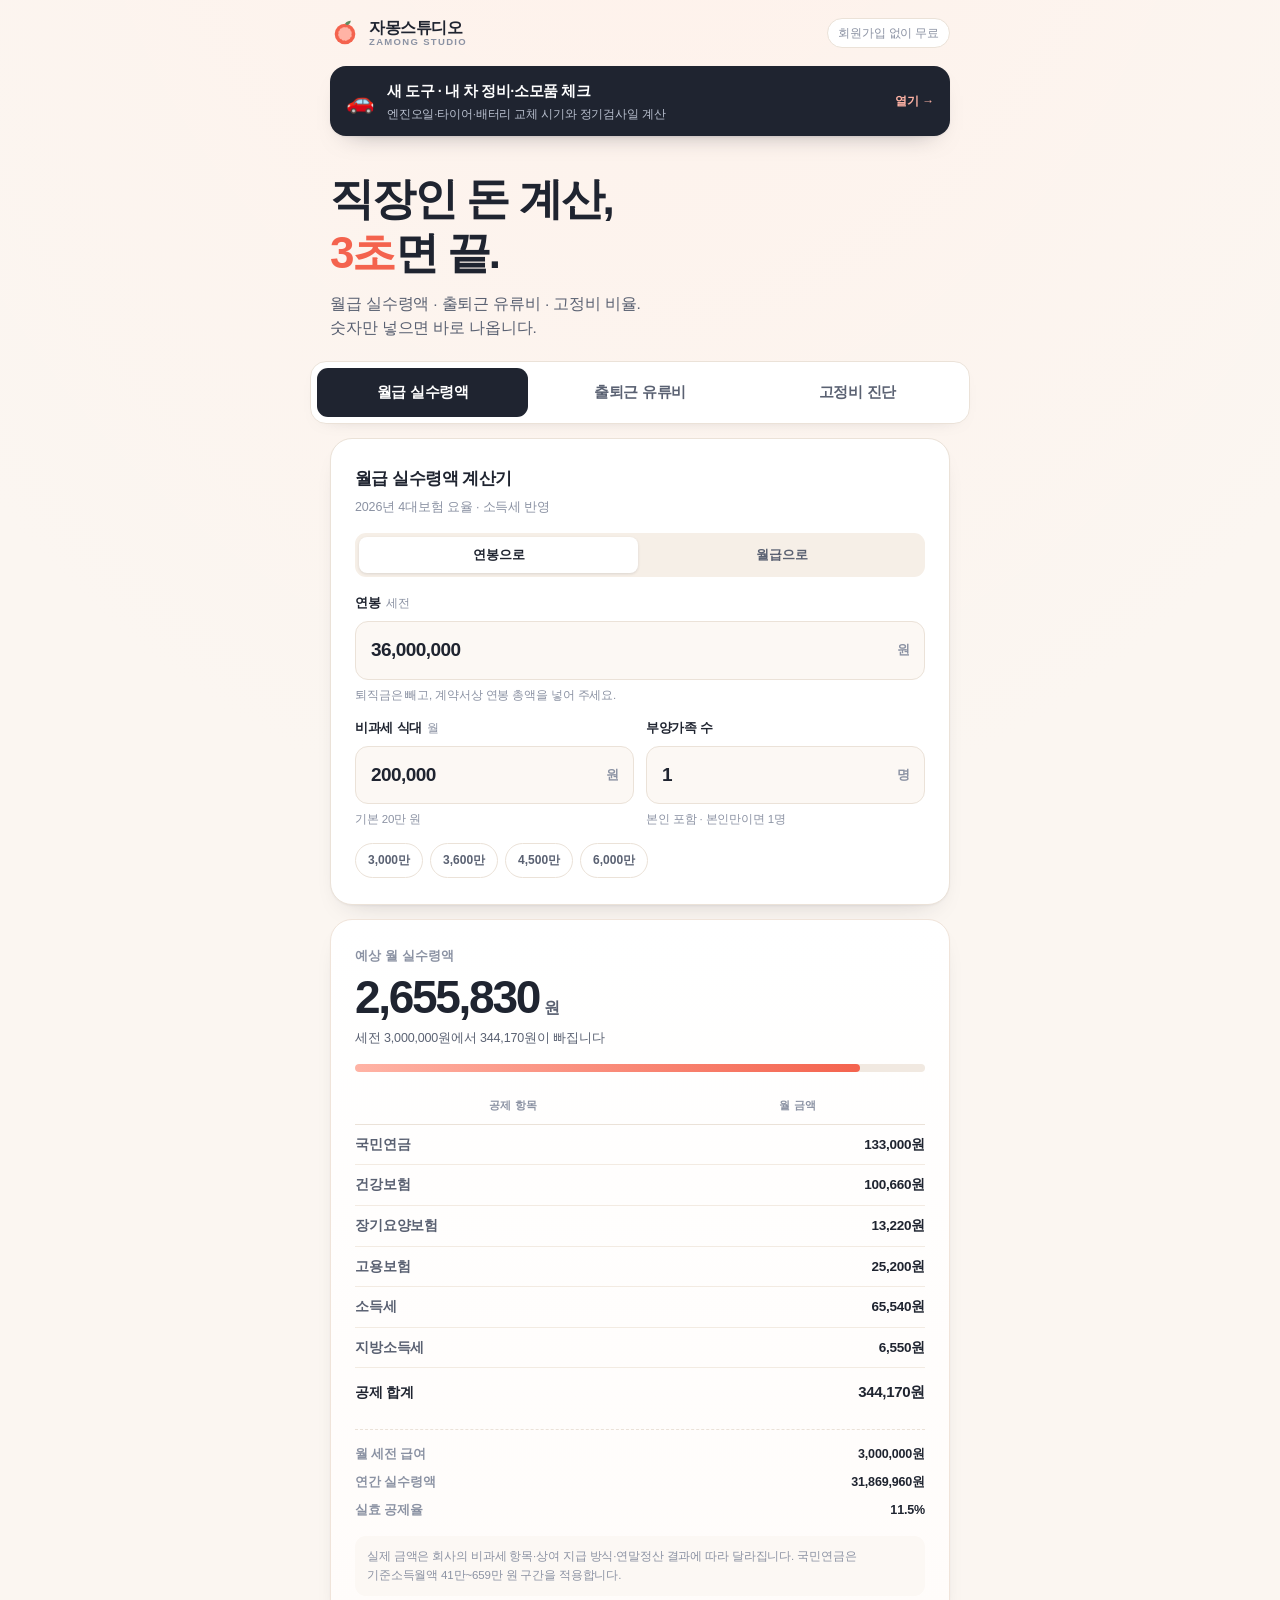
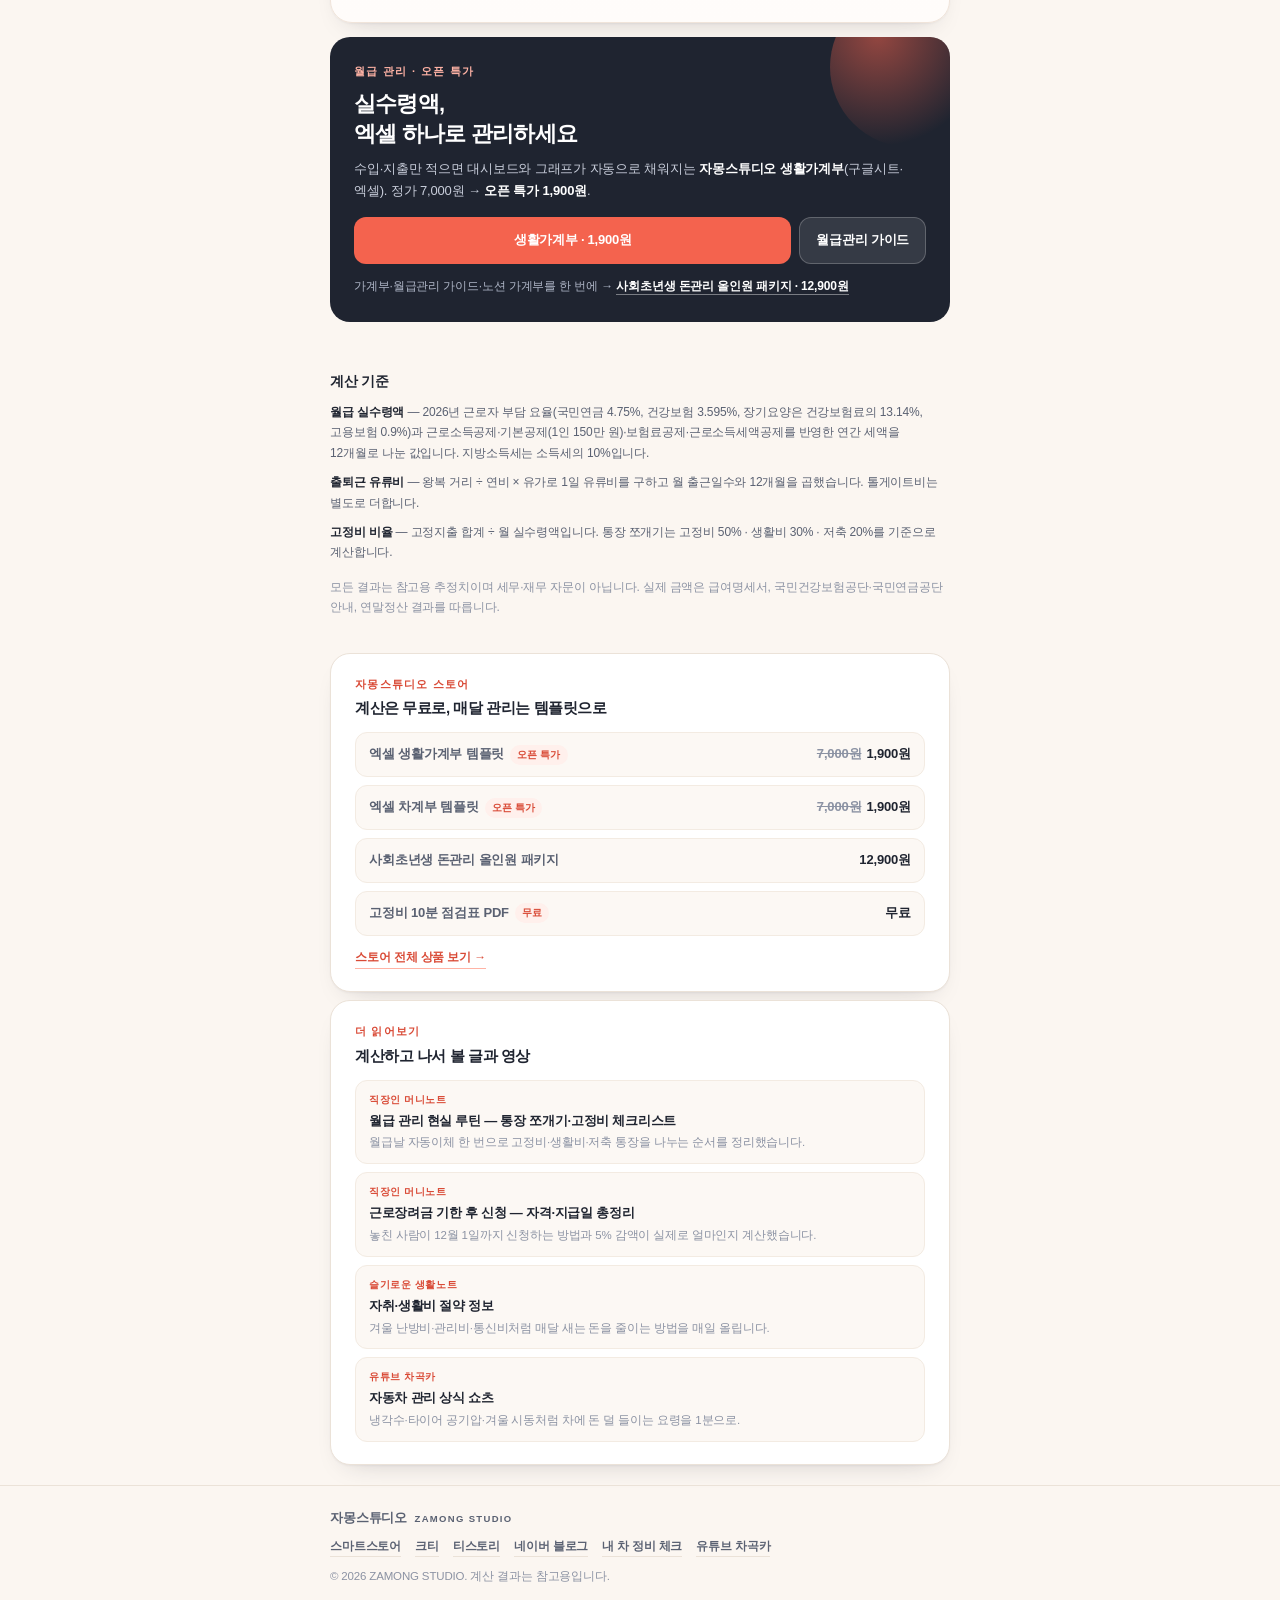
<file: index.html>
<!doctype html>
<html lang="ko">
<head>
<meta charset="utf-8">
<meta name="viewport" content="width=device-width, initial-scale=1, viewport-fit=cover">
<title>직장인 계산기 3종 — 월급 실수령액·출퇴근 유류비·고정비 비율 | 자몽스튜디오</title>
<meta name="description" content="연봉이나 월급만 넣으면 2026년 4대보험과 소득세를 반영한 월 실수령액을, 왕복 거리와 유가만 넣으면 출퇴근 유류비를, 고정지출만 넣으면 고정비 비율과 통장 쪼개기 금액을 바로 계산합니다. 회원가입 없이 무료.">
<meta name="keywords" content="월급 실수령액 계산기,연봉 실수령액,2026 4대보험 요율,실수령액,출퇴근 유류비 계산기,기름값 계산,연비 유류비,고정비 비율,통장 쪼개기,직장인 계산기,자몽스튜디오">
<meta name="author" content="자몽스튜디오 ZAMONG STUDIO">
<meta name="robots" content="index, follow, max-image-preview:large">
<meta name="theme-color" content="#FBF6F1">
<link rel="canonical" href="https://qaswcomzxc497-oss.github.io/zamong-tools/">
<link rel="icon" href="assets/favicon.svg" type="image/svg+xml">
<link rel="apple-touch-icon" href="assets/favicon.svg">

<meta property="og:type" content="website">
<meta property="og:site_name" content="자몽스튜디오 계산기">
<meta property="og:locale" content="ko_KR">
<meta property="og:title" content="직장인 계산기 3종 — 월급 실수령액·출퇴근 유류비·고정비 비율">
<meta property="og:description" content="연봉·유가·고정지출만 넣으면 끝. 2026년 4대보험·소득세 반영 월 실수령액, 출퇴근 유류비, 고정비 비율과 통장 쪼개기까지 3초 계산.">
<meta property="og:url" content="https://qaswcomzxc497-oss.github.io/zamong-tools/">
<meta property="og:image" content="https://qaswcomzxc497-oss.github.io/zamong-tools/assets/og.png">
<meta property="og:image:width" content="1200">
<meta property="og:image:height" content="630">
<meta name="twitter:card" content="summary_large_image">
<meta name="twitter:title" content="직장인 계산기 3종 | 자몽스튜디오">
<meta name="twitter:description" content="월급 실수령액 · 출퇴근 유류비 · 고정비 비율을 한 페이지에서 3초 만에.">
<meta name="twitter:image" content="https://qaswcomzxc497-oss.github.io/zamong-tools/assets/og.png">

<!-- Google AdSense: 승인 후 아래 주석을 실제 스크립트로 바꾸고, <head>에 adsbygoogle.js 를 넣습니다.
<script async src="https://pagead2.googlesyndication.com/pagead/js/adsbygoogle.js?client=ca-pub-XXXXXXXXXXXXXXXX" crossorigin="anonymous"></script>
-->

<script type="application/ld+json">
{
  "@context": "https://schema.org",
  "@graph": [
    {
      "@type": "WebSite",
      "@id": "https://qaswcomzxc497-oss.github.io/zamong-tools/#website",
      "url": "https://qaswcomzxc497-oss.github.io/zamong-tools/",
      "name": "자몽스튜디오 직장인 계산기",
      "inLanguage": "ko-KR",
      "publisher": {
        "@type": "Organization",
        "name": "자몽스튜디오 ZAMONG STUDIO",
        "sameAs": [
          "https://smartstore.naver.com/autosheet",
          "https://ctee.kr/place/autosheetlab/store",
          "https://work-money-note.tistory.com",
          "https://blog.naver.com/army51102",
          "https://www.youtube.com/@chagokcar"
        ]
      }
    },
    {
      "@type": "ItemList",
      "name": "직장인 계산기 3종",
      "itemListElement": [
        {
          "@type": "ListItem",
          "position": 1,
          "item": {
            "@type": "WebApplication",
            "name": "월급 실수령액 계산기",
            "applicationCategory": "FinanceApplication",
            "operatingSystem": "Web",
            "url": "https://qaswcomzxc497-oss.github.io/zamong-tools/#salary",
            "offers": {
              "@type": "Offer",
              "price": "0",
              "priceCurrency": "KRW"
            }
          }
        },
        {
          "@type": "ListItem",
          "position": 2,
          "item": {
            "@type": "WebApplication",
            "name": "출퇴근 유류비 계산기",
            "applicationCategory": "FinanceApplication",
            "operatingSystem": "Web",
            "url": "https://qaswcomzxc497-oss.github.io/zamong-tools/#fuel",
            "offers": {
              "@type": "Offer",
              "price": "0",
              "priceCurrency": "KRW"
            }
          }
        },
        {
          "@type": "ListItem",
          "position": 3,
          "item": {
            "@type": "WebApplication",
            "name": "고정비 비율 · 통장 쪼개기 진단기",
            "applicationCategory": "FinanceApplication",
            "operatingSystem": "Web",
            "url": "https://qaswcomzxc497-oss.github.io/zamong-tools/#fixed",
            "offers": {
              "@type": "Offer",
              "price": "0",
              "priceCurrency": "KRW"
            }
          }
        }
      ]
    },
    {
      "@type": "FAQPage",
      "mainEntity": [
        {
          "@type": "Question",
          "name": "월급 실수령액은 어떤 기준으로 계산하나요?",
          "acceptedAnswer": {
            "@type": "Answer",
            "text": "2026년 근로자 부담 4대보험 요율(국민연금 4.75%, 건강보험 3.595%, 장기요양은 건강보험료의 13.14%, 고용보험 0.9%)과 소득세법의 근로소득공제·기본공제·근로소득세액공제를 반영한 연간 추정 세액을 12로 나눠 계산합니다. 실제 금액은 회사의 비과세 항목과 연말정산 결과에 따라 달라집니다."
          }
        },
        {
          "@type": "Question",
          "name": "출퇴근 유류비는 어떻게 계산하나요?",
          "acceptedAnswer": {
            "@type": "Answer",
            "text": "왕복 거리를 연비로 나눠 하루 사용 연료를 구하고 유가를 곱해 1일 유류비를 냅니다. 여기에 월 출근일수를 곱해 월 유류비를, 12개월을 곱해 연간 유류비를 계산하며 톨게이트비는 따로 더합니다."
          }
        },
        {
          "@type": "Question",
          "name": "고정비 비율 적정선은 몇 퍼센트인가요?",
          "acceptedAnswer": {
            "@type": "Answer",
            "text": "일반적으로 월 실수령액의 30~40%를 고정비 상한으로 봅니다. 30% 이하면 안정적, 40%를 넘으면 변동지출을 줄이거나 고정지출을 정리하는 것이 좋고, 50%를 넘으면 통장 쪼개기와 고정비 재협상을 먼저 하는 편이 안전합니다."
          }
        }
      ]
    }
  ]
}
</script>
<link rel="stylesheet" href="assets/style.css">
</head>
<body>
<a class="skip" href="#main">본문으로 바로 가기</a>

<header class="site-head">
  <div class="wrap head-in">
    <div class="brand">
      <svg class="mark" viewBox="0 0 32 32" aria-hidden="true"><circle cx="16" cy="17" r="11" fill="#F4634E"/><circle cx="16" cy="17" r="7.4" fill="#FFB3A5"/><path d="M16 6c1.6-2.4 4.2-3.2 6.2-3.1-.3 2-1.6 4-3.9 4.8" fill="#5E8C61"/><circle cx="16" cy="17" r="7.4" fill="none" stroke="#F4634E" stroke-width="1.2" stroke-dasharray="1.4 2.4" opacity=".7"/></svg>
      <span class="brand-txt"><b>자몽스튜디오</b><i>ZAMONG STUDIO</i></span>
    </div>
    <p class="head-note">회원가입 없이 무료</p>
  </div>
</header>

<main id="main">
  <div class="wrap">
    <a class="tool-banner" href="car/">
      <span class="tool-banner-ico" aria-hidden="true">🚗</span>
      <span class="tool-banner-txt"><b>새 도구 · 내 차 정비·소모품 체크</b><i>엔진오일·타이어·배터리 교체 시기와 정기검사일 계산</i></span>
      <span class="tool-banner-go">열기 →</span>
    </a>
  </div>
  <section class="hero wrap">
    <h1>직장인 돈 계산,<br><em>3초</em>면 끝.</h1>
    <p class="lead">월급 실수령액 · 출퇴근 유류비 · 고정비 비율.<br>숫자만 넣으면 바로 나옵니다.</p>
  </section>

  <nav class="tabs wrap" role="tablist" aria-label="계산기 선택">
    <button class="tab is-on" role="tab" id="tab-salary" aria-controls="panel-salary" aria-selected="true" data-panel="salary"><span>월급 실수령액</span></button>
    <button class="tab" role="tab" id="tab-fuel" aria-controls="panel-fuel" aria-selected="false" data-panel="fuel"><span>출퇴근 유류비</span></button>
    <button class="tab" role="tab" id="tab-fixed" aria-controls="panel-fixed" aria-selected="false" data-panel="fixed"><span>고정비 진단</span></button>
  </nav>

  <!-- ① 월급 실수령액 -->
  <section class="panel wrap is-on" id="panel-salary" role="tabpanel" aria-labelledby="tab-salary" tabindex="0">
    <div class="card">
      <div class="card-head">
        <h2>월급 실수령액 계산기</h2>
        <p>2026년 4대보험 요율 · 소득세 반영</p>
      </div>

      <div class="seg" role="group" aria-label="입력 기준">
        <button class="seg-btn is-on" data-salary-mode="annual" type="button">연봉으로</button>
        <button class="seg-btn" data-salary-mode="monthly" type="button">월급으로</button>
      </div>

      <div class="field">
        <label for="s-income"><span id="s-income-label">연봉</span> <small>세전</small></label>
        <div class="input-wrap">
          <input id="s-income" inputmode="numeric" autocomplete="off" value="36,000,000" aria-describedby="s-income-hint">
          <span class="unit" id="s-income-unit">원</span>
        </div>
        <p class="hint" id="s-income-hint">퇴직금은 빼고, 계약서상 연봉 총액을 넣어 주세요.</p>
      </div>

      <div class="grid2">
        <div class="field">
          <label for="s-nontax">비과세 식대 <small>월</small></label>
          <div class="input-wrap">
            <input id="s-nontax" inputmode="numeric" autocomplete="off" value="200,000">
            <span class="unit">원</span>
          </div>
          <p class="hint">기본 20만 원</p>
        </div>
        <div class="field">
          <label for="s-family">부양가족 수</label>
          <div class="input-wrap">
            <input id="s-family" inputmode="numeric" autocomplete="off" value="1">
            <span class="unit">명</span>
          </div>
          <p class="hint">본인 포함 · 본인만이면 1명</p>
        </div>
      </div>

      <div class="quick" aria-label="연봉 빠른 선택">
        <button type="button" data-annual="30000000">3,000만</button>
        <button type="button" data-annual="36000000">3,600만</button>
        <button type="button" data-annual="45000000">4,500만</button>
        <button type="button" data-annual="60000000">6,000만</button>
      </div>
    </div>

    <div class="card result" id="r-salary">
      <p class="r-label">예상 월 실수령액</p>
      <p class="r-big"><span id="r-salary-net">—</span><span class="r-unit">원</span></p>
      <p class="r-sub" id="r-salary-sub">—</p>

      <div class="bar-row" aria-hidden="true">
        <div class="bar"><div class="bar-fill" id="r-salary-bar"></div></div>
      </div>

      <table class="tbl" id="r-salary-table">
        <caption class="sr-only">월 공제 내역</caption>
        <thead><tr><th scope="col">공제 항목</th><th scope="col">월 금액</th></tr></thead>
        <tbody>
          <tr><th scope="row">국민연금</th><td data-cell="pension">—</td></tr>
          <tr><th scope="row">건강보험</th><td data-cell="health">—</td></tr>
          <tr><th scope="row">장기요양보험</th><td data-cell="ltc">—</td></tr>
          <tr><th scope="row">고용보험</th><td data-cell="employ">—</td></tr>
          <tr><th scope="row">소득세</th><td data-cell="tax">—</td></tr>
          <tr><th scope="row">지방소득세</th><td data-cell="local">—</td></tr>
          <tr class="sum"><th scope="row">공제 합계</th><td data-cell="deduct">—</td></tr>
        </tbody>
      </table>

      <ul class="facts">
        <li><span>월 세전 급여</span><b data-fact="gross">—</b></li>
        <li><span>연간 실수령액</span><b data-fact="annualNet">—</b></li>
        <li><span>실효 공제율</span><b data-fact="rate">—</b></li>
      </ul>

      <p class="note">실제 금액은 회사의 비과세 항목·상여 지급 방식·연말정산 결과에 따라 달라집니다. 국민연금은 기준소득월액 41만~659만 원 구간을 적용합니다.</p>
    </div>

    <aside class="promo">
      <p class="promo-kicker">월급 관리 · 오픈 특가</p>
      <h3>실수령액,<br>엑셀 하나로 관리하세요</h3>
      <p class="promo-body">수입·지출만 적으면 대시보드와 그래프가 자동으로 채워지는 <b>자몽스튜디오 생활가계부</b>(구글시트·엑셀). 정가 7,000원 → <b>오픈 특가 1,900원</b>.</p>
      <div class="promo-btns">
        <a class="btn primary" href="https://smartstore.naver.com/autosheet/products/13894469921" target="_blank" rel="noopener noreferrer">생활가계부 · 1,900원</a>
        <a class="btn ghost" href="https://work-money-note.tistory.com" target="_blank" rel="noopener noreferrer">월급관리 가이드</a>
      </div>
      <p class="promo-alt">가계부·월급관리 가이드·노션 가계부를 한 번에 → <a href="https://smartstore.naver.com/autosheet/products/13899672985" target="_blank" rel="noopener noreferrer">사회초년생 돈관리 올인원 패키지 · 12,900원</a></p>
    </aside>

    <div class="ad-slot" data-ad="salary"><!-- 애드센스 광고 영역 (승인 후 코드 삽입) --></div>
  </section>

  <!-- ② 출퇴근 유류비 -->
  <section class="panel wrap" id="panel-fuel" role="tabpanel" aria-labelledby="tab-fuel" tabindex="0" hidden>
    <div class="card">
      <div class="card-head">
        <h2>출퇴근 유류비 계산기</h2>
        <p>하루·한 달·1년 기름값이 한 번에</p>
      </div>

      <div class="grid2">
        <div class="field">
          <label for="f-distance">왕복 거리</label>
          <div class="input-wrap">
            <input id="f-distance" inputmode="decimal" autocomplete="off" value="40">
            <span class="unit">km</span>
          </div>
          <p class="hint">집↔회사 편도 × 2</p>
        </div>
        <div class="field">
          <label for="f-eff">차량 연비</label>
          <div class="input-wrap">
            <input id="f-eff" inputmode="decimal" autocomplete="off" value="12">
            <span class="unit">km/L</span>
          </div>
          <p class="hint">실주행 연비 기준</p>
        </div>
        <div class="field">
          <label for="f-price">유가</label>
          <div class="input-wrap">
            <input id="f-price" inputmode="numeric" autocomplete="off" value="1,650">
            <span class="unit">원/L</span>
          </div>
          <p class="hint">휘발유 기준</p>
        </div>
        <div class="field">
          <label for="f-days">월 출근일수</label>
          <div class="input-wrap">
            <input id="f-days" inputmode="numeric" autocomplete="off" value="22">
            <span class="unit">일</span>
          </div>
          <p class="hint">기본 22일</p>
        </div>
      </div>

      <div class="field">
        <label for="f-toll">월 톨게이트비 <small>선택</small></label>
        <div class="input-wrap">
          <input id="f-toll" inputmode="numeric" autocomplete="off" value="0">
          <span class="unit">원</span>
        </div>
        <p class="hint">하이패스 이용료가 있으면 넣어 주세요.</p>
      </div>
    </div>

    <div class="card result" id="r-fuel">
      <p class="r-label">월 출퇴근 유류비</p>
      <p class="r-big"><span id="r-fuel-month">—</span><span class="r-unit">원</span></p>
      <p class="r-sub" id="r-fuel-sub">—</p>

      <ul class="stat3">
        <li><span>1일</span><b id="r-fuel-day">—</b></li>
        <li><span>1년</span><b id="r-fuel-year">—</b></li>
        <li><span>1km당</span><b id="r-fuel-km">—</b></li>
      </ul>

      <table class="tbl" id="r-fuel-table">
        <caption class="sr-only">유류비 상세</caption>
        <tbody>
          <tr><th scope="row">월 유류비</th><td data-cell="monthlyFuel">—</td></tr>
          <tr><th scope="row">월 톨게이트비</th><td data-cell="toll">—</td></tr>
          <tr class="sum"><th scope="row">월 합계</th><td data-cell="monthlyTotal">—</td></tr>
          <tr><th scope="row">연간 합계</th><td data-cell="annualTotal">—</td></tr>
          <tr><th scope="row">월 주유량</th><td data-cell="liters">—</td></tr>
          <tr><th scope="row">월 주행거리</th><td data-cell="kmMonth">—</td></tr>
        </tbody>
      </table>

      <p class="note">공회전·에어컨·정체를 포함한 실제 소모는 계산보다 많습니다. 연비는 계기판 평균보다 10% 정도 낮게 잡으면 가깝습니다.</p>
    </div>

    <aside class="promo">
      <p class="promo-kicker">차량 관리 · 오픈 특가</p>
      <h3>기름값·정비·보험까지<br>한 장에 정리</h3>
      <p class="promo-body">주유·세차·정비·보험을 적으면 월 지출과 연비가 자동 집계되는 <b>자몽스튜디오 차계부</b>(구글시트·엑셀). 정가 7,000원 → <b>오픈 특가 1,900원</b>.</p>
      <div class="promo-btns">
        <a class="btn primary" href="https://smartstore.naver.com/autosheet/products/13894432295" target="_blank" rel="noopener noreferrer">차계부 · 1,900원</a>
        <a class="btn ghost" href="https://www.youtube.com/@chagokcar" target="_blank" rel="noopener noreferrer">차곡카 유튜브</a>
      </div>
      <p class="promo-alt">주유할 때마다 적으면 실제 연비가 자동으로 나옵니다 · <a href="https://smartstore.naver.com/autosheet" target="_blank" rel="noopener noreferrer">차량 관리 상품 더 보기</a></p>
    </aside>

    <div class="ad-slot" data-ad="fuel"><!-- 애드센스 광고 영역 (승인 후 코드 삽입) --></div>
  </section>

  <!-- ③ 고정비 진단 -->
  <section class="panel wrap" id="panel-fixed" role="tabpanel" aria-labelledby="tab-fixed" tabindex="0" hidden>
    <div class="card">
      <div class="card-head">
        <h2>고정비 비율 · 통장 쪼개기 진단기</h2>
        <p>새는 돈이 아니라, 새기 전에 잠기는 돈</p>
      </div>

      <div class="field">
        <label for="x-income">월 실수령액</label>
        <div class="input-wrap">
          <input id="x-income" inputmode="numeric" autocomplete="off" value="3,000,000">
          <span class="unit">원</span>
        </div>
        <p class="pull"><button class="linkbtn" type="button" id="x-pull">① 실수령액 가져오기</button></p>
      </div>

      <p class="group-label">월 고정지출</p>
      <div class="grid2 tight">
        <div class="field">
          <label for="x-rent">월세·관리비</label>
          <div class="input-wrap"><input id="x-rent" inputmode="numeric" autocomplete="off" value="600,000"><span class="unit">원</span></div>
        </div>
        <div class="field">
          <label for="x-tel">통신·인터넷</label>
          <div class="input-wrap"><input id="x-tel" inputmode="numeric" autocomplete="off" value="80,000"><span class="unit">원</span></div>
        </div>
        <div class="field">
          <label for="x-ins">보험료</label>
          <div class="input-wrap"><input id="x-ins" inputmode="numeric" autocomplete="off" value="100,000"><span class="unit">원</span></div>
        </div>
        <div class="field">
          <label for="x-sub">구독료</label>
          <div class="input-wrap"><input id="x-sub" inputmode="numeric" autocomplete="off" value="30,000"><span class="unit">원</span></div>
        </div>
        <div class="field">
          <label for="x-trans">교통·유류비</label>
          <div class="input-wrap"><input id="x-trans" inputmode="numeric" autocomplete="off" value="150,000"><span class="unit">원</span></div>
        </div>
        <div class="field">
          <label for="x-etc">기타 고정</label>
          <div class="input-wrap"><input id="x-etc" inputmode="numeric" autocomplete="off" value="50,000"><span class="unit">원</span></div>
        </div>
      </div>
      <p class="hint">대출 상환·보험·구독처럼 매달 같은 금액이 빠지는 것만 넣으세요.</p>
    </div>

    <div class="card result" id="r-fixed">
      <p class="r-label">고정비 비중</p>
      <p class="r-big"><span id="r-fixed-ratio">—</span><span class="r-unit">%</span></p>
      <p class="r-badge" id="r-fixed-badge">—</p>
      <p class="r-sub" id="r-fixed-sub">—</p>

      <div class="scale" aria-hidden="true">
        <div class="scale-track"><div class="scale-fill" id="r-fixed-scale"></div>
          <span class="scale-mark" style="left:30%"></span><span class="scale-mark" style="left:40%"></span>
        </div>
        <div class="scale-labels"><span class="l0">0%</span><span class="l35">30~40% 적정</span><span class="l60">60%+</span></div>
      </div>

      <table class="tbl" id="r-fixed-table">
        <caption class="sr-only">통장 쪼개기 추천</caption>
        <thead><tr><th scope="col">통장</th><th scope="col">월 금액</th></tr></thead>
        <tbody>
          <tr><th scope="row">고정비 통장</th><td data-cell="acctFixed">—</td></tr>
          <tr><th scope="row">생활비 통장</th><td data-cell="acctLiving">—</td></tr>
          <tr class="sum"><th scope="row">저축·비상금 통장</th><td data-cell="acctSave">—</td></tr>
        </tbody>
      </table>

      <ul class="facts">
        <li><span>고정지출 합계</span><b data-fact="fixedTotal">—</b></li>
        <li><span>남는 금액</span><b data-fact="left">—</b></li>
        <li><span>비상금 3개월 목표</span><b data-fact="emergency">—</b></li>
      </ul>

      <p class="note">권장 비율은 고정비 50% · 생활비 30% · 저축 20%를 기본으로 잡았습니다. 고정비가 40%를 넘으면 생활비 비중을 낮춰 계산합니다.</p>
    </div>

    <aside class="promo">
      <p class="promo-kicker">고정비 관리 · 오픈 특가</p>
      <h3>새는 돈부터 막고<br>남는 돈을 굴리기</h3>
      <p class="promo-body">고정지출·카드값을 항목별로 자동 집계하는 <b>자몽스튜디오 생활가계부</b>(구글시트·엑셀)로 매달 빠지는 돈을 한눈에. 정가 7,000원 → <b>오픈 특가 1,900원</b>.</p>
      <div class="promo-btns">
        <a class="btn primary" href="https://smartstore.naver.com/autosheet/products/13894469921" target="_blank" rel="noopener noreferrer">가계부 · 1,900원</a>
        <a class="btn ghost" href="https://blog.naver.com/army51102" target="_blank" rel="noopener noreferrer">생활비 절약 글</a>
      </div>
      <p class="promo-alt">고정비 10분 점검표 PDF는 <a href="https://ctee.kr/item/store/116984" target="_blank" rel="noopener noreferrer">크티에서 무료로 받기</a></p>
    </aside>

    <div class="ad-slot" data-ad="fixed"><!-- 애드센스 광고 영역 (승인 후 코드 삽입) --></div>
  </section>

  <section class="wrap about">
    <h2>계산 기준</h2>
    <p><b>월급 실수령액</b> — 2026년 근로자 부담 요율(국민연금 4.75%, 건강보험 3.595%, 장기요양은 건강보험료의 13.14%, 고용보험 0.9%)과 근로소득공제·기본공제(1인 150만 원)·보험료공제·근로소득세액공제를 반영한 연간 세액을 12개월로 나눈 값입니다. 지방소득세는 소득세의 10%입니다.</p>
    <p><b>출퇴근 유류비</b> — 왕복 거리 ÷ 연비 × 유가로 1일 유류비를 구하고 월 출근일수와 12개월을 곱했습니다. 톨게이트비는 별도로 더합니다.</p>
    <p><b>고정비 비율</b> — 고정지출 합계 ÷ 월 실수령액입니다. 통장 쪼개기는 고정비 50% · 생활비 30% · 저축 20%를 기준으로 계산합니다.</p>
    <p class="disclaimer">모든 결과는 참고용 추정치이며 세무·재무 자문이 아닙니다. 실제 금액은 급여명세서, 국민건강보험공단·국민연금공단 안내, 연말정산 결과를 따릅니다.</p>
  </section>

  <section class="wrap store">
    <div class="store-in">
      <p class="store-kicker">자몽스튜디오 스토어</p>
      <p class="store-title">계산은 무료로, 매달 관리는 템플릿으로</p>
      <ul class="store-list">
        <li><a href="https://smartstore.naver.com/autosheet/products/13894469921" target="_blank" rel="noopener noreferrer"><span>엑셀 생활가계부 템플릿<em class="tag">오픈 특가</em></span><b><s>7,000원</s>1,900원</b></a></li>
        <li><a href="https://smartstore.naver.com/autosheet/products/13894432295" target="_blank" rel="noopener noreferrer"><span>엑셀 차계부 템플릿<em class="tag">오픈 특가</em></span><b><s>7,000원</s>1,900원</b></a></li>
        <li><a href="https://smartstore.naver.com/autosheet/products/13899672985" target="_blank" rel="noopener noreferrer"><span>사회초년생 돈관리 올인원 패키지</span><b>12,900원</b></a></li>
        <li><a href="https://ctee.kr/item/store/116984" target="_blank" rel="noopener noreferrer"><span>고정비 10분 점검표 PDF<em class="tag">무료</em></span><b>무료</b></a></li>
      </ul>
      <a class="store-all" href="https://smartstore.naver.com/autosheet" target="_blank" rel="noopener noreferrer">스토어 전체 상품 보기 →</a>
    </div>
  </section>

  <section class="wrap guide">
    <div class="guide-in">
      <p class="guide-kicker">더 읽어보기</p>
      <p class="guide-title">계산하고 나서 볼 글과 영상</p>
      <ul class="guide-list">
        <li><a href="https://work-money-note.tistory.com/entry/%EC%A7%81%EC%9E%A5%EC%9D%B8-%EC%9B%94%EA%B8%89-%EA%B4%80%EB%A6%AC-%ED%98%84%EC%8B%A4-%EB%A3%A8%ED%8B%B4-%ED%86%B5%EC%9E%A5-%EC%AA%BC%EA%B0%9C%EA%B8%B0-%EA%B3%A0%EC%A0%95%EB%B9%84-%EC%B2%B4%ED%81%AC%EB%A6%AC%EC%8A%A4%ED%8A%B8" target="_blank" rel="noopener noreferrer"><em class="guide-src">직장인 머니노트</em><b>월급 관리 현실 루틴 — 통장 쪼개기·고정비 체크리스트</b><span>월급날 자동이체 한 번으로 고정비·생활비·저축 통장을 나누는 순서를 정리했습니다.</span></a></li>
        <li><a href="https://work-money-note.tistory.com/entry/2026-%EA%B7%BC%EB%A1%9C%EC%9E%A5%EB%A0%A4%EA%B8%88-%EA%B8%B0%ED%95%9C-%ED%9B%84-%EC%8B%A0%EC%B2%AD-%EB%B0%A9%EB%B2%95-%EC%9E%90%EA%B2%A9-%EC%A7%80%EA%B8%89%EC%9D%BC-%EC%B4%9D%EC%A0%95%EB%A6%AC" target="_blank" rel="noopener noreferrer"><em class="guide-src">직장인 머니노트</em><b>근로장려금 기한 후 신청 — 자격·지급일 총정리</b><span>놓친 사람이 12월 1일까지 신청하는 방법과 5% 감액이 실제로 얼마인지 계산했습니다.</span></a></li>
        <li><a href="https://blog.naver.com/army51102" target="_blank" rel="noopener noreferrer"><em class="guide-src">슬기로운 생활노트</em><b>자취·생활비 절약 정보</b><span>겨울 난방비·관리비·통신비처럼 매달 새는 돈을 줄이는 방법을 매일 올립니다.</span></a></li>
        <li><a href="https://www.youtube.com/@chagokcar" target="_blank" rel="noopener noreferrer"><em class="guide-src">유튜브 차곡카</em><b>자동차 관리 상식 쇼츠</b><span>냉각수·타이어 공기압·겨울 시동처럼 차에 돈 덜 들이는 요령을 1분으로.</span></a></li>
      </ul>
    </div>
  </section>
</main>

<footer class="site-foot">
  <div class="wrap">
    <p class="foot-brand">자몽스튜디오 <span>ZAMONG STUDIO</span></p>
    <p class="foot-links">
      <a href="https://smartstore.naver.com/autosheet" target="_blank" rel="noopener noreferrer">스마트스토어</a>
      <a href="https://ctee.kr/place/autosheetlab/store" target="_blank" rel="noopener noreferrer">크티</a>
      <a href="https://work-money-note.tistory.com" target="_blank" rel="noopener noreferrer">티스토리</a>
      <a href="https://blog.naver.com/army51102" target="_blank" rel="noopener noreferrer">네이버 블로그</a>
      <a href="car/">내 차 정비 체크</a>
      <a href="https://www.youtube.com/@chagokcar" target="_blank" rel="noopener noreferrer">유튜브 차곡카</a>
    </p>
    <p class="copy">© 2026 ZAMONG STUDIO. 계산 결과는 참고용입니다.</p>
  </div>
</footer>

<script src="assets/app.js" defer></script>
</body>
</html>
</file>
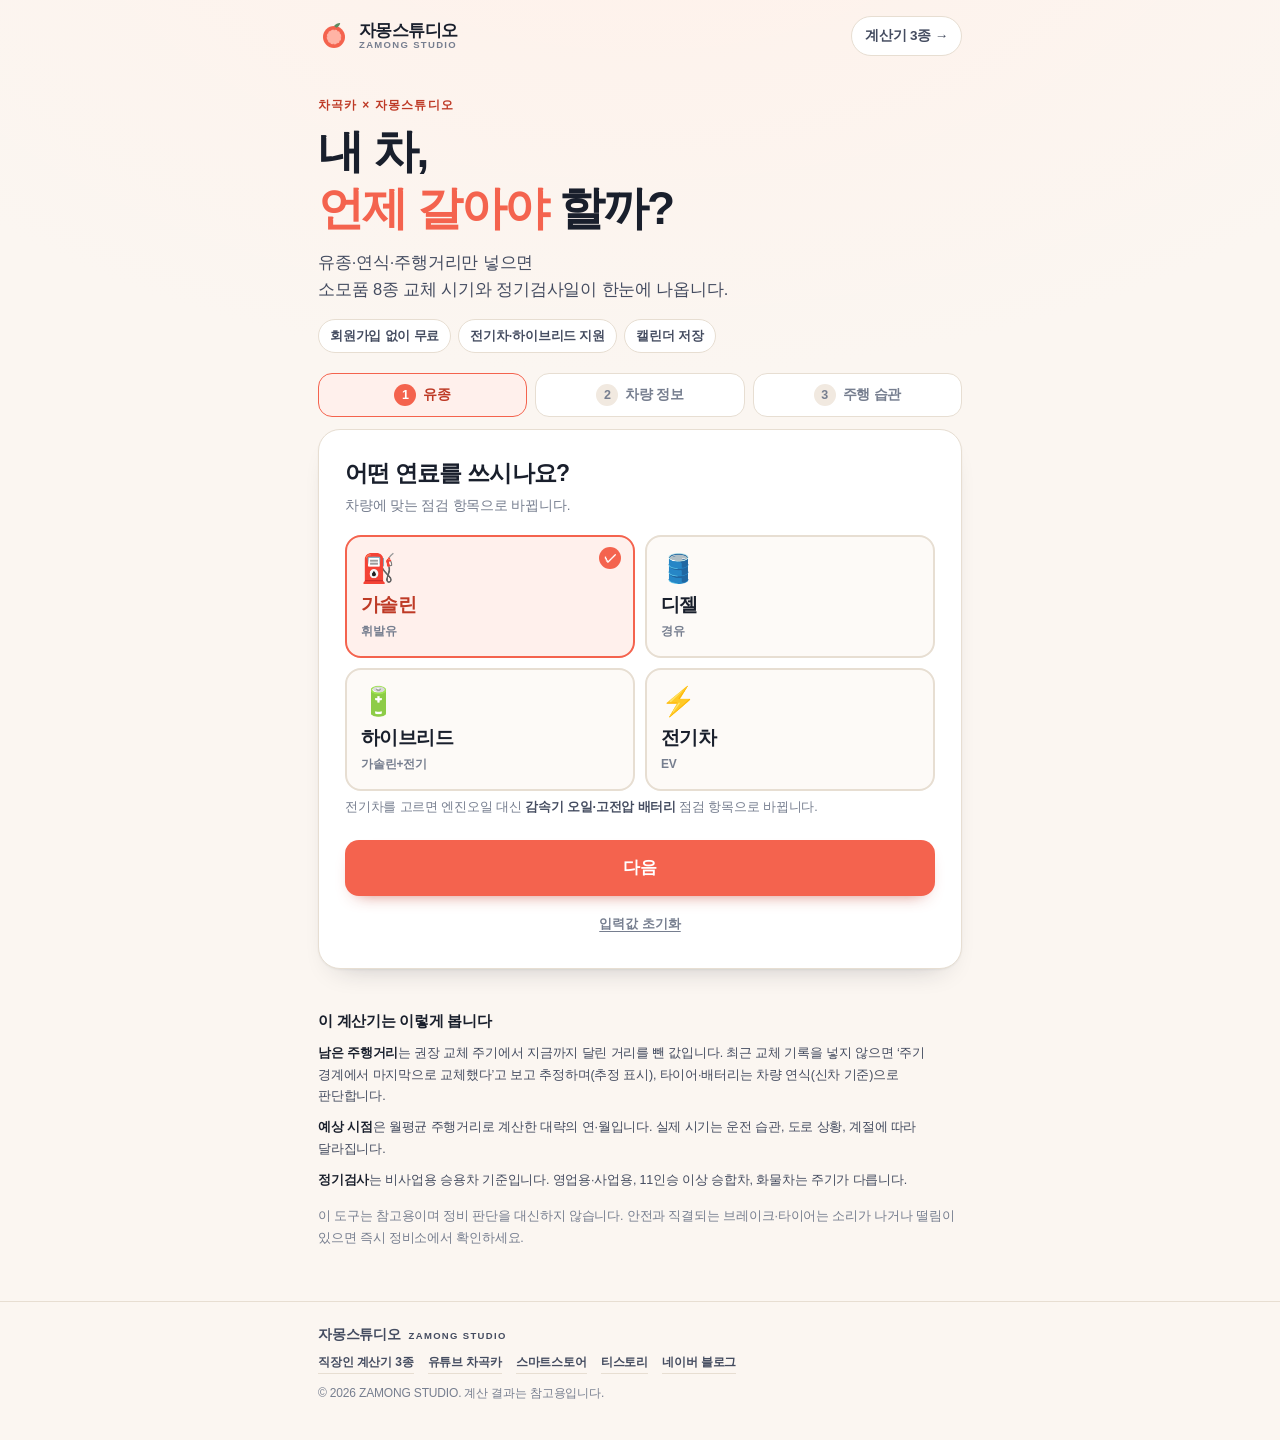
<file: car/index.html>
<!doctype html>
<html lang="ko">
<head>
<meta charset="utf-8">
<meta name="viewport" content="width=device-width, initial-scale=1, viewport-fit=cover">
<title>내 차 정비·소모품 체크 — 엔진오일·타이어 교체 시기 계산 | 차곡카 · 자몽스튜디오</title>
<meta name="description" content="유종·연식·주행거리만 넣으면 엔진오일, 타이어, 브레이크 패드, 12V 배터리 등 소모품 8종의 교체 시기와 남은 주행거리, 자동차 정기검사 시기를 바로 알려드립니다. 전기차·하이브리드도 지원하고 점검 일정은 캘린더(.ics)로 저장. 회원가입 없이 무료.">
<meta name="keywords" content="엔진오일 교체 주기,타이어 교체 시기,브레이크 패드 교체,자동차 정기검사 시기,소모품 교체 주기,미션오일,냉각수 교체,12V 배터리 수명,전기차 감속기 오일,차계부,차곡카">
<meta name="author" content="자몽스튜디오 ZAMONG STUDIO">
<meta name="robots" content="index, follow, max-image-preview:large">
<meta name="theme-color" content="#FBF6F1">
<link rel="canonical" href="https://qaswcomzxc497-oss.github.io/zamong-tools/car/">
<link rel="icon" href="../assets/favicon.svg" type="image/svg+xml">
<link rel="apple-touch-icon" href="../assets/favicon.svg">

<meta property="og:type" content="website">
<meta property="og:site_name" content="자몽스튜디오 · 차곡카">
<meta property="og:locale" content="ko_KR">
<meta property="og:title" content="내 차 정비·소모품 체크 — 언제 갈아야 할까?">
<meta property="og:description" content="유종·연식·주행거리만 넣으면 소모품 8종 교체 시기와 정기검사일이 한눈에. 신호등 색으로 바로 확인하고 캘린더에 저장하세요.">
<meta property="og:url" content="https://qaswcomzxc497-oss.github.io/zamong-tools/car/">
<meta property="og:image" content="https://qaswcomzxc497-oss.github.io/zamong-tools/assets/og.png">
<meta property="og:image:width" content="1200">
<meta property="og:image:height" content="630">
<meta name="twitter:card" content="summary_large_image">
<meta name="twitter:title" content="내 차 정비·소모품 체크 | 차곡카">
<meta name="twitter:description" content="엔진오일·타이어·브레이크·배터리 교체 시기와 자동차 정기검사일을 3단계로 확인.">
<meta name="twitter:image" content="https://qaswcomzxc497-oss.github.io/zamong-tools/assets/og.png">

<script type="application/ld+json">
{
  "@context": "https://schema.org",
  "@graph": [
    {
      "@type": "WebApplication",
      "name": "내 차 정비·소모품 체크",
      "url": "https://qaswcomzxc497-oss.github.io/zamong-tools/car/",
      "applicationCategory": "UtilitiesApplication",
      "operatingSystem": "Web",
      "inLanguage": "ko-KR",
      "description": "유종·연식·주행거리를 입력하면 엔진오일, 에어컨 필터, 브레이크 오일·패드, 타이어, 변속기 오일, 냉각수, 12V 배터리 등 소모품 8종의 교체 시기와 자동차 정기검사 시기를 계산합니다.",
      "offers": { "@type": "Offer", "price": "0", "priceCurrency": "KRW" },
      "publisher": {
        "@type": "Organization",
        "name": "자몽스튜디오 ZAMONG STUDIO",
        "sameAs": [
          "https://smartstore.naver.com/autosheet",
          "https://www.youtube.com/@chagokcar"
        ]
      }
    },
    {
      "@type": "BreadcrumbList",
      "itemListElement": [
        { "@type": "ListItem", "position": 1, "name": "자몽스튜디오 계산기", "item": "https://qaswcomzxc497-oss.github.io/zamong-tools/" },
        { "@type": "ListItem", "position": 2, "name": "내 차 정비·소모품 체크", "item": "https://qaswcomzxc497-oss.github.io/zamong-tools/car/" }
      ]
    },
    {
      "@type": "FAQPage",
      "mainEntity": [
        {
          "@type": "Question",
          "name": "엔진오일은 얼마마다 갈아야 하나요?",
          "acceptedAnswer": {
            "@type": "Answer",
            "text": "일반 승용차 가솔린 기준 10,000km 또는 12개월 중 먼저 오는 쪽입니다. 시내 단거리 주행이 많거나 디젤·터보 차량은 7,500km 전후로 짧게 잡는 경우가 많습니다. 제조사·차종마다 다르므로 차량 매뉴얼의 정비 지침을 함께 확인하세요."
          }
        },
        {
          "@type": "Question",
          "name": "자동차 정기검사는 언제 받나요?",
          "acceptedAnswer": {
            "@type": "Answer",
            "text": "비사업용 승용차는 신차 등록 후 4년이 지난 때 첫 정기검사를 받고, 이후 2년마다 받습니다. 정확한 기한은 차량등록증의 최초 등록일을 기준으로 정해지며, 기한을 넘기면 과태료가 부과될 수 있습니다."
          }
        },
        {
          "@type": "Question",
          "name": "전기차도 이 체크를 쓸 수 있나요?",
          "acceptedAnswer": {
            "@type": "Answer",
            "text": "네. 전기차를 선택하면 엔진오일·변속기 오일 대신 감속기 오일, 고전압 배터리 냉각수, 고전압 배터리 상태 점검, 12V 보조 배터리 항목으로 바뀌어 안내합니다."
          }
        }
      ]
    }
  ]
}
</script>

<link rel="stylesheet" href="style.css?v=20261129d">
</head>
<body>
<a class="skip" href="#wizard">본문으로 바로 가기</a>

<header class="site-head">
  <div class="wrap head-in">
    <a class="brand" href="../">
      <svg class="mark" viewBox="0 0 32 32" aria-hidden="true"><circle cx="16" cy="17" r="11" fill="#F4634E"/><circle cx="16" cy="17" r="7.4" fill="#FFB3A5"/><path d="M16 6c1.6-2.4 4.2-3.2 6.2-3.1-.3 2-1.6 4-3.9 4.8" fill="#5E8C61"/><circle cx="16" cy="17" r="7.4" fill="none" stroke="#F4634E" stroke-width="1.2" stroke-dasharray="1.4 2.4" opacity=".7"/></svg>
      <span class="brand-txt"><b>자몽스튜디오</b><i>ZAMONG STUDIO</i></span>
    </a>
    <a class="head-link" href="../">계산기 3종 →</a>
  </div>
</header>

<main id="main">
  <section class="hero wrap">
    <p class="kicker">차곡카 × 자몽스튜디오</p>
    <h1>내 차,<br><em>언제 갈아야</em> 할까?</h1>
    <p class="lead">유종·연식·주행거리만 넣으면<br>소모품 8종 교체 시기와 정기검사일이 한눈에 나옵니다.</p>
    <ul class="hero-badges" aria-label="이용 안내">
      <li>회원가입 없이 무료</li>
      <li>전기차·하이브리드 지원</li>
      <li>캘린더 저장</li>
    </ul>
  </section>

  <section class="wrap" id="wizard">
    <ol class="steps" id="steps" aria-label="입력 단계">
      <li class="is-on" data-step="1"><b>1</b><span>유종</span></li>
      <li data-step="2"><b>2</b><span>차량 정보</span></li>
      <li data-step="3"><b>3</b><span>주행 습관</span></li>
    </ol>

    <form class="card" id="carForm" novalidate>
      <!-- STEP 1 -->
      <div class="step-panel" data-panel="1">
        <h2 class="step-title">어떤 연료를 쓰시나요?</h2>
        <p class="step-sub">차량에 맞는 점검 항목으로 바뀝니다.</p>

        <div class="fuel-grid" role="radiogroup" aria-label="유종 선택">
          <label class="fuel">
            <input type="radio" name="fuel" value="gasoline" checked>
            <span class="fuel-ico" aria-hidden="true">⛽</span>
            <b>가솔린</b>
            <i>휘발유</i>
          </label>
          <label class="fuel">
            <input type="radio" name="fuel" value="diesel">
            <span class="fuel-ico" aria-hidden="true">🛢️</span>
            <b>디젤</b>
            <i>경유</i>
          </label>
          <label class="fuel">
            <input type="radio" name="fuel" value="hybrid">
            <span class="fuel-ico" aria-hidden="true">🔋</span>
            <b>하이브리드</b>
            <i>가솔린+전기</i>
          </label>
          <label class="fuel">
            <input type="radio" name="fuel" value="ev">
            <span class="fuel-ico" aria-hidden="true">⚡</span>
            <b>전기차</b>
            <i>EV</i>
          </label>
        </div>

        <p class="hint">전기차를 고르면 엔진오일 대신 <b>감속기 오일·고전압 배터리</b> 점검 항목으로 바뀝니다.</p>
      </div>

      <!-- STEP 2 -->
      <div class="step-panel" data-panel="2" hidden>
        <h2 class="step-title">차량 정보를 알려주세요</h2>
        <p class="step-sub">차량등록증을 보면 바로 알 수 있습니다.</p>

        <div class="field">
          <label for="year">차량 연식 <small>출고 연도</small></label>
          <div class="select-wrap">
            <select id="year" name="year"></select>
          </div>
          <p class="hint">차량등록증의 ‘최초 등록일’ 연도</p>
        </div>

        <div class="field">
          <label for="odo">현재 총 주행거리</label>
          <div class="input-wrap">
            <input id="odo" name="odo" inputmode="numeric" autocomplete="off" value="80,000">
            <span class="unit">km</span>
          </div>
          <div class="quick" data-target="odo" aria-label="주행거리 빠른 선택">
            <button type="button" data-val="30000">3만</button>
            <button type="button" data-val="50000">5만</button>
            <button type="button" data-val="80000">8만</button>
            <button type="button" data-val="120000">12만</button>
          </div>
          <p class="hint err" id="odoErr" hidden>주행거리를 숫자로 입력해 주세요.</p>
        </div>

        <div class="field">
          <label for="regMonth">출고 월 <small>선택 · 정기검사 계산에 사용</small></label>
          <div class="select-wrap">
            <select id="regMonth" name="regMonth"></select>
          </div>
          <p class="hint">모르면 ‘모름’으로 두세요. 연 단위로 계산합니다.</p>
        </div>
      </div>

      <!-- STEP 3 -->
      <div class="step-panel" data-panel="3" hidden>
        <h2 class="step-title">주행 습관과 최근 교체</h2>
        <p class="step-sub">모르는 항목은 비워 두셔도 됩니다.</p>

        <div class="field">
          <label for="monthly">월평균 주행거리</label>
          <div class="input-wrap">
            <input id="monthly" name="monthly" inputmode="numeric" autocomplete="off" value="1,000">
            <span class="unit">km/월</span>
          </div>
          <div class="quick" data-target="monthly" aria-label="월 주행거리 빠른 선택">
            <button type="button" data-val="500">500</button>
            <button type="button" data-val="1000">1,000</button>
            <button type="button" data-val="2000">2,000</button>
            <button type="button" data-val="3000">3,000</button>
          </div>
          <p class="hint">출퇴근 거리 × 20일 + 주말 나들이 정도로 생각하시면 됩니다.</p>
        </div>

        <div class="field" id="oilField">
          <label for="lastOil">최근 엔진오일 교체 주행거리 <small>선택</small></label>
          <div class="input-wrap">
            <input id="lastOil" name="lastOil" inputmode="numeric" autocomplete="off" placeholder="예: 72,000">
            <span class="unit">km</span>
          </div>
          <p class="hint">엔진오일을 마지막으로 갈았을 때의 계기판 숫자</p>
        </div>

        <div class="field">
          <label for="lastTire">최근 타이어 교체 주행거리 <small>선택</small></label>
          <div class="input-wrap">
            <input id="lastTire" name="lastTire" inputmode="numeric" autocomplete="off" placeholder="예: 55,000">
            <span class="unit">km</span>
          </div>
          <p class="hint">타이어 4본을 바꾼 뒤 주행한 거리를 알면 정확해집니다.</p>
        </div>

        <p class="note-sm">교체 기록을 비워 두면 주행거리 기준으로 추정합니다. 기록을 넣을수록 정확해집니다.</p>
      </div>

      <div class="wiz-nav">
        <button type="button" class="btn ghost" id="prevBtn" hidden>이전</button>
        <button type="button" class="btn primary" id="nextBtn">다음</button>
        <button type="submit" class="btn primary" id="submitBtn" hidden>결과 보기</button>
      </div>
      <p class="wiz-foot">
        <button type="button" class="reset-link" id="resetBtn">입력값 초기화</button>
      </p>
    </form>
  </section>

  <!-- 결과 -->
  <section class="wrap results" id="results" hidden aria-live="polite">
    <div class="card sum-card">
      <div class="sum-top">
        <p class="kicker">내 차 정보</p>
        <button type="button" class="linkbtn" id="editBtn">수정</button>
      </div>
      <p class="sum-title" id="sumTitle">—</p>
      <ul class="stat3" id="sumStats"></ul>
    </div>

    <div class="card grade-card">
      <p class="kicker">지금 상태</p>
      <p class="grade-head" id="gradeHead">—</p>
      <div class="grade-grid">
        <div class="grade-cell late"><b id="cntLate">0</b><span>교체 권장</span></div>
        <div class="grade-cell soon"><b id="cntSoon">0</b><span>곧 점검</span></div>
        <div class="grade-cell ok"><b id="cntOk">0</b><span>여유</span></div>
      </div>
    </div>

    <div class="card insp-card">
      <p class="kicker">자동차 정기검사</p>
      <p class="insp-big" id="inspBig">—</p>
      <p class="insp-sub" id="inspSub">—</p>
      <p class="insp-note">비사업용 승용차는 신차 등록 후 <b>4년 뒤 첫 검사</b>, 이후 <b>2년마다</b>입니다. 정확한 기한은 차량등록증의 최초 등록일 기준이며, 기한을 넘기면 과태료가 부과될 수 있습니다.</p>
      <button type="button" class="mini-btn" id="icsInsp">📅 정기검사 일정 캘린더에 넣기</button>
    </div>

    <h2 class="sec-title">소모품 8종 진단</h2>
    <p class="sec-sub" id="fuelNote">—</p>
    <div class="item-list" id="itemList"></div>

    <button type="button" class="ics-all" id="icsAll">📅 점검 일정 전부 캘린더에 넣기 (.ics)</button>
    <p class="ics-hint" id="icsHint" role="status"></p>
    <p class="note">일반 승용차 기준 참고치입니다. 제조사·차종마다 권장 주기가 다르니 <b>차량 매뉴얼(정비 지침서)</b>을 함께 확인하세요. 계기판 경고등이 켜지면 이 결과와 상관없이 바로 점검받으세요.</p>

    <div class="coupang-slot" id="coupangSlot" hidden></div>

    <aside class="promo">
      <p class="promo-kicker">차계부 · 유지비 관리</p>
      <h3>점검일, 기록으로 남기면<br>새는 돈이 보입니다</h3>
      <p class="promo-body">주유·정비·보험·세금을 한 장에 기록하면 월 유지비와 다음 점검일이 자동으로 정리되는 <b>오토차관리 차계부</b>(엑셀·구글시트)입니다.</p>
      <div class="promo-btns">
        <a class="btn primary" href="https://smartstore.naver.com/autosheet/products/13894432295" target="_blank" rel="noopener noreferrer">차계부 · 7,000원</a>
        <a class="btn ghost" href="https://smartstore.naver.com/autosheet/products/13899633867" target="_blank" rel="noopener noreferrer">유지비 가이드 · 4,900원</a>
      </div>
      <p class="promo-alt">신차·중고차 인수 전 점검 항목과 5년 유지비 예상표를 한 번에 → <a href="https://smartstore.naver.com/autosheet/products/13899633867" target="_blank" rel="noopener noreferrer">출고 점검 &amp; 유지비 가이드 PDF</a></p>
      <p class="promo-alt">자동차 상식이 궁금하면 → <a href="https://www.youtube.com/@chagokcar" target="_blank" rel="noopener noreferrer">유튜브 차곡카</a>에서 매주 올립니다.</p>
    </aside>
  </section>

  <section class="wrap about" id="about">
    <h2>이 계산기는 이렇게 봅니다</h2>
    <p><b>남은 주행거리</b>는 권장 교체 주기에서 지금까지 달린 거리를 뺀 값입니다. 최근 교체 기록을 넣지 않으면 ‘주기 경계에서 마지막으로 교체했다’고 보고 추정하며(추정 표시), 타이어·배터리는 차량 연식(신차 기준)으로 판단합니다.</p>
    <p><b>예상 시점</b>은 월평균 주행거리로 계산한 대략의 연·월입니다. 실제 시기는 운전 습관, 도로 상황, 계절에 따라 달라집니다.</p>
    <p><b>정기검사</b>는 비사업용 승용차 기준입니다. 영업용·사업용, 11인승 이상 승합차, 화물차는 주기가 다릅니다.</p>
    <p class="disclaimer">이 도구는 참고용이며 정비 판단을 대신하지 않습니다. 안전과 직결되는 브레이크·타이어는 소리가 나거나 떨림이 있으면 즉시 정비소에서 확인하세요.</p>
  </section>
</main>

<footer class="site-foot">
  <div class="wrap">
    <p class="foot-brand">자몽스튜디오 <span>ZAMONG STUDIO</span></p>
    <p class="foot-links">
      <a href="../">직장인 계산기 3종</a>
      <a href="https://www.youtube.com/@chagokcar" target="_blank" rel="noopener noreferrer">유튜브 차곡카</a>
      <a href="https://smartstore.naver.com/autosheet" target="_blank" rel="noopener noreferrer">스마트스토어</a>
      <a href="https://work-money-note.tistory.com" target="_blank" rel="noopener noreferrer">티스토리</a>
      <a href="https://blog.naver.com/army51102" target="_blank" rel="noopener noreferrer">네이버 블로그</a>
    </p>
    <p class="copy">© 2026 ZAMONG STUDIO. 계산 결과는 참고용입니다.</p>
  </div>
</footer>

<script src="app.js?v=20261129d" defer></script>
</body>
</html>
</file>
<file: assets/style.css>
/* 자몽스튜디오 계산기 3종 — assets/style.css */
:root{
  --bg:#FBF6F1;
  --paper:#FFFFFF;
  --ink:#1F2430;
  --ink-2:#5A6172;
  --ink-3:#8B92A3;
  --line:#EBE2D8;
  --line-2:#F3EBE2;
  --coral:#F4634E;
  --coral-d:#D94A36;
  --coral-soft:#FFF0EC;
  --peach:#FFB3A5;
  --sage:#5E8C61;
  --sage-soft:#EEF5EE;
  --amber:#C9861A;
  --amber-soft:#FFF6E4;
  --radius:20px;
  --shadow:0 1px 2px rgba(31,36,48,.04), 0 12px 28px -18px rgba(31,36,48,.28);
  --font:-apple-system,BlinkMacSystemFont,"Apple SD Gothic Neo","Malgun Gothic","Noto Sans KR","Helvetica Neue",Arial,sans-serif;
}

*,*::before,*::after{box-sizing:border-box}
html{-webkit-text-size-adjust:100%}
body{
  margin:0;font-family:var(--font);background:var(--bg);color:var(--ink);
  font-size:16px;line-height:1.6;letter-spacing:-0.01em;
  -webkit-font-smoothing:antialiased;
  word-break:keep-all;overflow-wrap:break-word;
  background-image:radial-gradient(120% 60% at 50% -10%, #FFF1EA 0%, rgba(255,241,234,0) 60%);
  background-repeat:no-repeat;
}
img,svg{max-width:100%}
.wrap{width:100%;max-width:660px;margin:0 auto;padding:0 20px}
.sr-only{position:absolute;width:1px;height:1px;padding:0;margin:-1px;overflow:hidden;clip:rect(0,0,0,0);white-space:nowrap;border:0}
.skip{position:absolute;left:-9999px}
.skip:focus{left:12px;top:12px;z-index:99;background:#fff;padding:8px 14px;border-radius:10px}
a{color:inherit}

/* header */
.site-head{padding:18px 0 4px}
.head-in{display:flex;align-items:center;justify-content:space-between;gap:12px}
.brand{display:flex;align-items:center;gap:9px}
.mark{width:30px;height:30px;flex:0 0 auto}
.brand-txt{display:flex;flex-direction:column;line-height:1.15}
.brand-txt b{font-size:16px;font-weight:800;letter-spacing:-0.03em}
.brand-txt i{font-style:normal;font-size:9.5px;letter-spacing:.14em;color:var(--ink-3);font-weight:600}
.head-note{margin:0;font-size:11.5px;color:var(--ink-3);border:1px solid var(--line);padding:5px 10px;border-radius:999px;background:#fff}

/* hero */
.hero{padding-top:26px;padding-bottom:20px}
.hero h1{
  margin:0;font-size:34px;line-height:1.22;font-weight:800;letter-spacing:-0.045em;
}
.hero h1 em{font-style:normal;color:var(--coral);position:relative}
.lead{margin:12px 0 0;color:var(--ink-2);font-size:14.5px}

/* tabs */
.tabs{display:grid;grid-template-columns:repeat(3,minmax(0,1fr));gap:6px;background:#fff;border:1px solid var(--line);border-radius:16px;padding:6px;position:sticky;top:8px;z-index:20;box-shadow:0 6px 20px -18px rgba(31,36,48,.5)}
.tab{
  appearance:none;border:0;background:transparent;color:var(--ink-2);
  font:inherit;font-size:13px;font-weight:700;letter-spacing:-0.02em;
  padding:12px 4px;border-radius:11px;cursor:pointer;display:flex;align-items:center;justify-content:center;
  transition:background .16s ease,color .16s ease;white-space:nowrap;
}
.tab.is-on{background:var(--ink);color:#fff}
.tab:active{transform:scale(.985)}

/* cards */
.panel{padding-top:14px;padding-bottom:8px;animation:fade .22s ease}
.panel[hidden]{display:none}
@keyframes fade{from{opacity:0;transform:translateY(4px)}to{opacity:1;transform:none}}
.card{background:var(--paper);border:1px solid var(--line);border-radius:var(--radius);padding:20px 18px;box-shadow:var(--shadow);margin-bottom:14px}
.card-head{margin-bottom:16px}
.card-head h2{margin:0;font-size:17px;font-weight:800;letter-spacing:-0.03em}
.card-head p{margin:4px 0 0;font-size:12.5px;color:var(--ink-3)}

/* segmented */
.seg{display:flex;gap:4px;background:#F6EFE7;border-radius:11px;padding:4px;margin-bottom:16px}
.seg-btn{flex:1;appearance:none;border:0;background:transparent;font:inherit;font-size:13px;font-weight:700;color:var(--ink-2);padding:8px;border-radius:8px;cursor:pointer}
.seg-btn.is-on{background:#fff;color:var(--ink);box-shadow:0 1px 3px rgba(31,36,48,.12)}

/* fields */
.field{margin-bottom:14px}
.field label{display:block;font-size:13px;font-weight:700;color:var(--ink);margin-bottom:7px;letter-spacing:-0.02em}
.field label small{font-weight:500;color:var(--ink-3);font-size:11.5px;margin-left:2px}
.input-wrap{position:relative;display:flex;align-items:center;min-width:0;background:#FCF8F4;border:1.5px solid var(--line);border-radius:13px;transition:border-color .16s,background .16s}
.input-wrap:focus-within{border-color:var(--coral);background:#fff;box-shadow:0 0 0 3px rgba(244,99,78,.12)}
.input-wrap input{
  flex:1;min-width:0;appearance:none;border:0;background:transparent;outline:0;
  font:inherit;font-size:19px;font-weight:800;letter-spacing:-0.03em;color:var(--ink);
  padding:13px 4px 13px 15px;text-align:left;
}
.input-wrap input::-webkit-outer-spin-button,.input-wrap input::-webkit-inner-spin-button{-webkit-appearance:none;margin:0}
.unit{flex:0 0 auto;padding-right:14px;font-size:13px;font-weight:700;color:var(--ink-3)}
.hint{margin:6px 0 0;font-size:11.5px;color:var(--ink-3)}
.grid2{display:grid;grid-template-columns:repeat(2,minmax(0,1fr));gap:12px}
.grid2 > *{min-width:0}
.grid2.tight{gap:10px 12px}
.grid2 .field{margin-bottom:0}
.grid2{margin-bottom:14px}
.group-label{margin:18px 0 12px;font-size:12.5px;font-weight:800;color:var(--ink-3);letter-spacing:.02em}

/* quick chips */
.quick{display:flex;gap:7px;flex-wrap:wrap}
.quick button{
  appearance:none;border:1px solid var(--line);background:#fff;color:var(--ink-2);
  font:inherit;font-size:12px;font-weight:700;padding:7px 12px;border-radius:999px;cursor:pointer;
}
.quick button:hover{border-color:var(--peach);color:var(--coral-d)}
.linkbtn{appearance:none;border:1px solid var(--line);background:#fff;padding:6px 12px;border-radius:999px;
  font:inherit;font-size:11.5px;font-weight:700;color:var(--coral-d);cursor:pointer;
  transition:border-color .15s,background .15s;}
.linkbtn:hover{border-color:var(--peach);background:var(--coral-soft)}
.pull{margin:9px 0 0}

/* result */
.result{background:linear-gradient(180deg,#FFFFFF 0%,#FFFCFA 100%);border-color:#F0E4DA}
.r-label{margin:0;font-size:12.5px;font-weight:700;color:var(--ink-3);letter-spacing:.01em}
.r-big{margin:6px 0 2px;font-size:38px;font-weight:800;letter-spacing:-0.05em;line-height:1.1;color:var(--ink);font-variant-numeric:tabular-nums}
.r-big .r-unit{font-size:16px;font-weight:700;color:var(--ink-2);margin-left:5px;letter-spacing:0}
.r-sub{margin:6px 0 0;font-size:12.5px;color:var(--ink-2)}
.r-badge{display:inline-block;margin:8px 0 0;font-size:12px;font-weight:800;padding:5px 11px;border-radius:999px;background:var(--sage-soft);color:var(--sage)}
.r-badge.warn{background:var(--amber-soft);color:var(--amber)}
.r-badge.danger{background:var(--coral-soft);color:var(--coral-d)}

.bar-row{margin:16px 0 4px}
.bar{height:8px;border-radius:999px;background:#F1E9E1;overflow:hidden}
.bar-fill{height:100%;width:0;border-radius:999px;background:linear-gradient(90deg,var(--peach),var(--coral));transition:width .3s ease}

.stat3{list-style:none;display:grid;grid-template-columns:repeat(3,minmax(0,1fr));gap:8px;margin:16px 0 0;padding:0}
.stat3 li{background:#FCF8F4;border:1px solid var(--line-2);border-radius:13px;padding:10px 8px;text-align:center}
.stat3 span{display:block;font-size:11px;color:var(--ink-3);font-weight:700;margin-bottom:3px}
.stat3 b{font-size:13.5px;font-weight:800;letter-spacing:-0.03em;font-variant-numeric:tabular-nums;white-space:nowrap;display:block;overflow:hidden;text-overflow:ellipsis}

.tbl{width:100%;border-collapse:collapse;margin-top:16px;font-size:13.5px}
.tbl caption{text-align:left}
.tbl th,.tbl td{padding:9px 0;border-bottom:1px solid var(--line-2)}
.tbl thead th{font-size:11px;color:var(--ink-3);font-weight:700;letter-spacing:.02em;border-bottom:1px solid var(--line)}
.tbl tbody th{font-weight:600;color:var(--ink-2);text-align:left}
.tbl td{text-align:right;font-weight:700;font-variant-numeric:tabular-nums;letter-spacing:-0.02em}
.tbl tr.sum th,.tbl tr.sum td{border-bottom:0;color:var(--ink);font-weight:800;padding-top:12px}
.tbl tr.sum td{font-size:15px}
.tbl tr.sum th{font-weight:800;color:var(--ink)}

.facts{list-style:none;margin:16px 0 0;padding:14px 0 0;border-top:1px dashed var(--line);display:grid;gap:8px}
.facts li{display:flex;justify-content:space-between;gap:12px;font-size:12.5px}
.facts span{color:var(--ink-3);font-weight:600}
.facts b{font-weight:800;font-variant-numeric:tabular-nums}
.note{margin:16px 0 0;font-size:11.5px;line-height:1.65;color:var(--ink-3);background:#FCF8F4;border-radius:11px;padding:11px 12px}

/* scale */
.scale{margin:18px 0 4px}
.scale-track{position:relative;height:9px;border-radius:999px;background:linear-gradient(90deg,#EEF5EE 0%,#EEF5EE 30%,#FFF6E4 30%,#FFF6E4 40%,#FFF0EC 40%,#FFE0DA 60%,#FFC9C0 100%)}
.scale-fill{position:absolute;left:0;top:0;bottom:0;width:0;border-radius:999px;background:var(--ink);opacity:.22;transition:width .3s ease}
.scale-mark{position:absolute;top:-3px;bottom:-3px;width:2px;background:#fff;box-shadow:0 0 0 1px rgba(31,36,48,.14);border-radius:2px}
.scale-labels{position:relative;height:15px;margin-top:6px;font-size:10.5px;color:var(--ink-3);font-weight:600}
.scale-labels span{position:absolute;top:0;white-space:nowrap}
.scale-labels .l0{left:0}
.scale-labels .l35{left:35%;transform:translateX(-50%)}
.scale-labels .l60{right:0}

/* promo */
.promo{background:var(--ink);color:#fff;border-radius:var(--radius);padding:22px 20px;margin-bottom:14px;position:relative;overflow:hidden}
.promo::after{content:"";position:absolute;right:-40px;top:-50px;width:160px;height:160px;border-radius:50%;background:radial-gradient(circle at 30% 30%,rgba(244,99,78,.55),rgba(244,99,78,0) 70%)}
.promo-kicker{margin:0 0 8px;font-size:11px;font-weight:800;letter-spacing:.12em;color:var(--peach)}
.promo h3{margin:0;font-size:19px;line-height:1.35;font-weight:800;letter-spacing:-0.035em;position:relative}
.promo-body{margin:10px 0 0;font-size:13px;line-height:1.65;color:#C9CEDB;position:relative}
.promo-body b{color:#fff}
.promo-btns{display:flex;gap:8px;margin-top:16px;flex-wrap:wrap;position:relative}
.btn{
  display:inline-flex;align-items:center;justify-content:center;
  padding:12px 16px;border-radius:12px;font-size:13px;font-weight:800;
  text-decoration:none;letter-spacing:-0.02em;transition:transform .12s ease,opacity .12s;
}
.btn:active{transform:scale(.98)}
.btn.primary{background:var(--coral);color:#fff;flex:1 1 auto}
.btn.ghost{background:rgba(255,255,255,.1);color:#fff;border:1px solid rgba(255,255,255,.22);flex:0 0 auto}
.promo-alt{margin:13px 0 0;font-size:12px;line-height:1.55;color:#AEB5C6;position:relative}
.promo-alt a{color:#fff;font-weight:800;text-decoration:none;border-bottom:1px solid rgba(255,255,255,.4);padding-bottom:1px}
.promo-alt a:hover{border-bottom-color:var(--peach)}

/* store band */
.store{padding-top:8px}
.store-in{background:var(--paper);border:1px solid var(--line);border-radius:var(--radius);padding:18px;box-shadow:var(--shadow)}
.store-kicker{margin:0 0 4px;font-size:10.5px;font-weight:800;letter-spacing:.12em;color:var(--coral-d)}
.store-title{margin:0 0 12px;font-size:15px;font-weight:800;letter-spacing:-0.03em}
.store-list{list-style:none;margin:0;padding:0;display:grid;gap:8px}
.store-list a{display:flex;flex-wrap:wrap;justify-content:space-between;align-items:center;gap:6px 10px;text-decoration:none;font-size:13px;font-weight:700;color:var(--ink-2);border:1px solid var(--line-2);background:#FCF8F4;border-radius:12px;padding:11px 13px;transition:border-color .15s,color .15s}
.store-list s{color:var(--ink-3);font-weight:600;text-decoration:line-through;margin-right:5px}
.tag{display:inline-block;margin-left:6px;padding:2px 7px;border-radius:999px;background:var(--coral-soft);color:var(--coral-d);font-size:10px;font-weight:800;font-style:normal;letter-spacing:.01em;vertical-align:middle}
.store-list a:hover{border-color:var(--peach);color:var(--ink)}
.store-list b{font-weight:800;color:var(--ink);white-space:nowrap;font-variant-numeric:tabular-nums}
.store-all{display:inline-block;margin-top:12px;font-size:12px;font-weight:800;color:var(--coral-d);text-decoration:none;border-bottom:1px solid var(--peach);padding-bottom:1px}

/* ad */
.ad-slot{margin:18px 0 4px;min-height:0}
.ad-slot:empty{display:none}

/* about */
.about{padding:26px 20px 18px;color:var(--ink-2)}
.about h2{font-size:14px;margin:0 0 10px;color:var(--ink);letter-spacing:-0.02em}
.about p{margin:0 0 9px;font-size:12px;line-height:1.7}
.about b{color:var(--ink)}
.disclaimer{color:var(--ink-3);margin-top:14px !important}

/* footer */
.site-foot{border-top:1px solid var(--line);margin-top:20px;padding:22px 0 34px;color:var(--ink-3);font-size:11.5px}
.foot-brand{margin:0 0 8px;font-weight:800;color:var(--ink-2);font-size:13px}
.foot-brand span{font-weight:600;font-size:9.5px;letter-spacing:.14em;margin-left:4px}
.foot-links{display:flex;flex-wrap:wrap;gap:8px 14px;margin:0 0 10px}
.foot-links a{text-decoration:none;font-weight:700;color:var(--ink-2);border-bottom:1px solid var(--line);padding-bottom:1px}
.copy{margin:0}

/* related guides */
.guide{padding-top:8px}
.guide-in{background:var(--paper);border:1px solid var(--line);border-radius:var(--radius);padding:18px;box-shadow:var(--shadow)}
.guide-kicker{margin:0 0 4px;font-size:10.5px;font-weight:800;letter-spacing:.12em;color:var(--coral-d)}
.guide-title{margin:0 0 12px;font-size:15px;font-weight:800;letter-spacing:-0.03em}
.guide-list{list-style:none;margin:0;padding:0;display:grid;gap:8px}
.guide-list a{display:block;text-decoration:none;border:1px solid var(--line-2);background:#FCF8F4;border-radius:12px;padding:11px 13px;transition:border-color .15s}
.guide-list a:hover{border-color:var(--peach)}
.guide-src{display:block;font-size:10px;font-weight:800;letter-spacing:.06em;color:var(--coral-d);font-style:normal;margin-bottom:4px}
.guide-list b{display:block;font-size:13px;font-weight:800;color:var(--ink);letter-spacing:-0.02em;line-height:1.45}
.guide-list span{display:block;margin-top:4px;font-size:11.5px;color:var(--ink-3);line-height:1.55}

/* pc */
@media (min-width:640px){
  .hero{padding-top:36px}
  .hero h1{font-size:44px}
  .lead{font-size:15.5px}
  .card{padding:26px 24px;border-radius:22px}
  .r-big{font-size:46px}
  .tab{font-size:14.5px;padding:13px 6px}
  .promo{padding:26px 24px}
  .promo h3{font-size:22px}
  .store-in{padding:22px 24px}
  .guide-in{padding:22px 24px}
}
@media (max-width:420px){
  .promo-btns{flex-direction:column}
  .promo-btns .btn{width:100%;flex:1 1 auto}
}
@media (max-width:359px){
  .stat3 b{font-size:12.5px}
  .stat3 span{font-size:10.5px}
  .r-big{font-size:32px}
}
@media (prefers-reduced-motion:reduce){
  *{animation:none !important;transition:none !important}
}

/* sub-app banner (내 차 정비·소모품 체크) */
.tool-banner{display:flex;align-items:center;gap:12px;margin-top:14px;text-decoration:none;
  background:var(--ink);color:#fff;border-radius:16px;padding:14px 16px;
  box-shadow:0 1px 2px rgba(31,36,48,.06),0 12px 26px -18px rgba(31,36,48,.5)}
.tool-banner-ico{font-size:23px;line-height:1;flex:0 0 auto}
.tool-banner-txt{display:flex;flex-direction:column;gap:2px;flex:1 1 auto;min-width:0}
.tool-banner-txt b{font-size:14.5px;font-weight:800;letter-spacing:-0.03em}
.tool-banner-txt i{font-style:normal;font-size:11.5px;color:#B9C0CF;line-height:1.45}
.tool-banner-go{flex:0 0 auto;font-size:12px;font-weight:800;color:var(--peach);white-space:nowrap}
.tool-banner:hover .tool-banner-go{color:#fff}
.tool-banner:active{transform:scale(.995)}
@media (max-width:359px){.tool-banner{padding:12px 13px;gap:9px}.tool-banner-txt b{font-size:13.5px}}
</file>
<file: car/style.css>
/* 차곡카 × 자몽스튜디오 — 내 차 정비·소모품 체크
   45세 이상 운전자 기준: 큰 글씨 · 높은 대비 · 색 + 문구 + 기호를 함께 쓰는 신호등 상태 */
:root{
  --bg:#FBF6F1;
  --paper:#FFFFFF;
  --ink:#191F2C;
  --ink-2:#444C60;
  --ink-3:#767E8F;
  --line:#E7DED2;
  --line-2:#F2EAE1;
  --coral:#F4634E;
  --coral-d:#BE3A26;
  --coral-soft:#FFF0EC;
  --peach:#FFB3A5;
  --ok:#2C7638;
  --ok-soft:#E9F5EA;
  --ok-line:#BEE0C1;
  --warn:#8F5B00;
  --warn-soft:#FFF3DA;
  --warn-line:#F0D59A;
  --late:#B3261E;
  --late-soft:#FCEAE7;
  --late-line:#F3C4BE;
  --radius:20px;
  --shadow:0 1px 2px rgba(25,31,44,.05), 0 14px 30px -20px rgba(25,31,44,.32);
  --font:-apple-system,BlinkMacSystemFont,"Apple SD Gothic Neo","Malgun Gothic","Noto Sans KR","Helvetica Neue",Arial,sans-serif;
}

*,*::before,*::after{box-sizing:border-box}
html{-webkit-text-size-adjust:100%}
body{
  margin:0;font-family:var(--font);background:var(--bg);color:var(--ink);
  font-size:17px;line-height:1.6;letter-spacing:-0.01em;
  -webkit-font-smoothing:antialiased;
  word-break:keep-all;overflow-wrap:break-word;
  background-image:radial-gradient(120% 60% at 50% -10%, #FFF1EA 0%, rgba(255,241,234,0) 60%);
  background-repeat:no-repeat;
}
img,svg{max-width:100%}
.wrap{width:100%;max-width:680px;margin:0 auto;padding:0 18px}
.skip{position:absolute;left:-9999px}
.skip:focus{left:12px;top:12px;z-index:99;background:#fff;padding:10px 16px;border-radius:10px;font-weight:800}
a{color:inherit}
[hidden]{display:none !important}
h1,h2,h3,p,ul,ol{margin:0}

/* header */
.site-head{padding:16px 0 4px}
.head-in{display:flex;align-items:center;justify-content:space-between;gap:12px}
.brand{display:flex;align-items:center;gap:9px;text-decoration:none}
.mark{width:32px;height:32px;flex:0 0 auto}
.brand-txt{display:flex;flex-direction:column;line-height:1.15}
.brand-txt b{font-size:17px;font-weight:800;letter-spacing:-0.03em}
.brand-txt i{font-style:normal;font-size:9.5px;letter-spacing:.14em;color:var(--ink-3);font-weight:600}
.head-link{
  font-size:13.5px;font-weight:800;color:var(--ink-2);text-decoration:none;
  border:1px solid var(--line);background:#fff;border-radius:999px;padding:8px 13px;white-space:nowrap;
}
.head-link:hover{border-color:var(--peach);color:var(--coral-d)}

/* hero */
.hero{padding-top:26px;padding-bottom:20px}
.kicker{margin:0 0 8px;font-size:12px;font-weight:800;letter-spacing:.1em;color:var(--coral-d)}
.hero h1{margin:0;font-size:34px;line-height:1.24;font-weight:800;letter-spacing:-0.045em}
.hero h1 em{font-style:normal;color:var(--coral)}
.lead{margin:12px 0 0;color:var(--ink-2);font-size:15.5px;line-height:1.65}
.hero-badges{list-style:none;display:flex;flex-wrap:wrap;gap:7px;margin:16px 0 0;padding:0}
.hero-badges li{
  font-size:12.5px;font-weight:700;color:var(--ink-2);background:#fff;border:1px solid var(--line);
  border-radius:999px;padding:6px 11px;
}

/* steps */
.steps{list-style:none;display:grid;grid-template-columns:repeat(3,1fr);gap:8px;margin:0 0 12px;padding:0}
.steps li{
  display:flex;align-items:center;justify-content:center;gap:7px;
  background:#fff;border:1.5px solid var(--line);border-radius:14px;padding:10px 6px;
  color:var(--ink-3);font-size:13.5px;font-weight:800;letter-spacing:-0.02em;
}
.steps li b{
  display:inline-flex;align-items:center;justify-content:center;
  width:22px;height:22px;border-radius:50%;background:#F1E9E0;color:var(--ink-3);font-size:12.5px;
}
.steps li.is-on{border-color:var(--coral);background:var(--coral-soft);color:var(--coral-d)}
.steps li.is-on b{background:var(--coral);color:#fff}
.steps li.is-done{border-color:var(--ok-line);color:var(--ok);background:var(--ok-soft)}
.steps li.is-done b{background:var(--ok);color:#fff}

/* card */
.card{background:var(--paper);border:1px solid var(--line);border-radius:var(--radius);padding:22px 18px;box-shadow:var(--shadow);margin-bottom:14px}
.step-title{font-size:21px;font-weight:800;letter-spacing:-0.035em;line-height:1.35}
.step-sub{margin:6px 0 18px;font-size:13.5px;color:var(--ink-3)}

/* fuel */
.fuel-grid{display:grid;grid-template-columns:repeat(2,minmax(0,1fr));gap:10px}
.fuel{
  position:relative;display:flex;flex-direction:column;align-items:flex-start;gap:2px;
  border:2px solid var(--line);border-radius:16px;background:#FDFAF7;
  padding:15px 14px;cursor:pointer;transition:border-color .15s,background .15s;
}
.fuel input{position:absolute;opacity:0;width:1px;height:1px}
.fuel-ico{font-size:24px;line-height:1.2}
.fuel b{font-size:17.5px;font-weight:800;letter-spacing:-0.03em;margin-top:2px}
.fuel i{font-style:normal;font-size:12px;color:var(--ink-3);font-weight:700}
.fuel:hover{border-color:var(--peach)}
.fuel.is-on{border-color:var(--coral);background:var(--coral-soft)}
.fuel.is-on b{color:var(--coral-d)}
.fuel:focus-within{outline:3px solid rgba(244,99,78,.4);outline-offset:2px}
.fuel.is-on::after{
  content:"✓";position:absolute;top:10px;right:12px;
  width:22px;height:22px;border-radius:50%;background:var(--coral);color:#fff;
  font-size:13px;font-weight:800;display:flex;align-items:center;justify-content:center;
}

/* fields */
.field{margin-bottom:18px}
.field label{display:block;font-size:15px;font-weight:800;color:var(--ink);margin-bottom:8px;letter-spacing:-0.02em}
.field label small{font-weight:600;color:var(--ink-3);font-size:12.5px;margin-left:4px}
.input-wrap{position:relative;display:flex;align-items:center;min-width:0;background:#FCF8F4;border:2px solid var(--line);border-radius:14px;transition:border-color .16s,background .16s}
.input-wrap:focus-within{border-color:var(--coral);background:#fff;box-shadow:0 0 0 4px rgba(244,99,78,.13)}
.input-wrap input{
  flex:1;min-width:0;appearance:none;border:0;background:transparent;outline:0;
  font:inherit;font-size:23px;font-weight:800;letter-spacing:-0.03em;color:var(--ink);
  padding:14px 4px 14px 15px;text-align:left;
}
.input-wrap input::placeholder{font-size:18px;font-weight:600;color:#AEB5C2;letter-spacing:-0.02em}
.input-wrap input::-webkit-outer-spin-button,.input-wrap input::-webkit-inner-spin-button{-webkit-appearance:none;margin:0}
.unit{flex:0 0 auto;padding-right:15px;font-size:14px;font-weight:800;color:var(--ink-3)}
.hint{margin:7px 0 0;font-size:12.5px;color:var(--ink-3);line-height:1.55}
.hint b{color:var(--ink-2)}
.hint.err{color:var(--late);font-weight:800}
.note-sm{margin:2px 0 0;font-size:12.5px;line-height:1.6;color:var(--ink-3);background:#FCF8F4;border-radius:12px;padding:11px 13px}

.select-wrap{position:relative}
.select-wrap::after{content:"";position:absolute;right:16px;top:50%;width:9px;height:9px;border-right:2.5px solid var(--ink-3);border-bottom:2.5px solid var(--ink-3);transform:translateY(-70%) rotate(45deg);pointer-events:none}
select{
  appearance:none;width:100%;font:inherit;font-size:19px;font-weight:800;letter-spacing:-0.02em;color:var(--ink);
  background:#FCF8F4;border:2px solid var(--line);border-radius:14px;padding:15px 42px 15px 15px;outline:0;
}
select:focus{border-color:var(--coral);background:#fff;box-shadow:0 0 0 4px rgba(244,99,78,.13)}

.quick{display:flex;gap:7px;flex-wrap:wrap;margin-top:9px}
.quick button{
  appearance:none;border:1.5px solid var(--line);background:#fff;color:var(--ink-2);
  font:inherit;font-size:13.5px;font-weight:800;padding:8px 14px;border-radius:999px;cursor:pointer;
}
.quick button:hover,.quick button:active{border-color:var(--peach);color:var(--coral-d);background:var(--coral-soft)}

/* wizard nav */
.wiz-nav{display:flex;gap:10px;margin-top:22px}
.btn{
  display:inline-flex;align-items:center;justify-content:center;
  min-height:56px;padding:14px 18px;border-radius:14px;font-size:17px;font-weight:800;
  text-decoration:none;letter-spacing:-0.02em;cursor:pointer;border:0;
}
.btn.primary{background:var(--coral);color:#fff;flex:1 1 auto;box-shadow:0 8px 18px -12px rgba(190,58,38,.9)}
.btn.primary:active{transform:scale(.99)}
.btn.ghost{background:#fff;color:var(--ink-2);border:1.5px solid var(--line);flex:0 0 auto;min-width:96px}
.btn.ghost:hover{border-color:var(--peach);color:var(--coral-d)}
#carForm .btn:disabled{opacity:.5}
.wiz-foot{margin:12px 0 0;text-align:center}
.reset-link{
  appearance:none;border:0;background:none;font:inherit;font-size:12.5px;font-weight:700;
  color:var(--ink-3);text-decoration:underline;text-underline-offset:3px;cursor:pointer;padding:6px;
}
.reset-link:hover{color:var(--coral-d)}

/* results */
.results{padding-top:16px}
.sum-top{display:flex;align-items:center;justify-content:space-between;gap:10px;margin-bottom:4px}
.sum-title{margin:2px 0 14px;font-size:22px;font-weight:800;letter-spacing:-0.04em;line-height:1.35}
.linkbtn{
  appearance:none;border:1.5px solid var(--line);background:#fff;padding:7px 14px;border-radius:999px;
  font:inherit;font-size:13px;font-weight:800;color:var(--coral-d);cursor:pointer;
}
.linkbtn:hover{border-color:var(--peach);background:var(--coral-soft)}

.stat3{list-style:none;display:grid;grid-template-columns:repeat(3,minmax(0,1fr));gap:8px;margin:0;padding:0}
.stat3 li{background:#FCF8F4;border:1px solid var(--line-2);border-radius:14px;padding:11px 8px;text-align:center}
.stat3 span{display:block;font-size:11.5px;color:var(--ink-3);font-weight:800;margin-bottom:3px}
.stat3 b{font-size:15px;font-weight:800;letter-spacing:-0.03em;font-variant-numeric:tabular-nums;display:block}

/* grade */
.grade-card{border-color:#F0E4DA;background:linear-gradient(180deg,#fff 0%,#FFFCFA 100%)}
.grade-head{margin:2px 0 14px;font-size:19px;font-weight:800;letter-spacing:-0.035em;line-height:1.45}
.grade-head.late{color:var(--late)}
.grade-head.soon{color:var(--warn)}
.grade-head.ok{color:var(--ok)}
.grade-grid{display:grid;grid-template-columns:repeat(3,minmax(0,1fr));gap:8px}
.grade-cell{border-radius:14px;padding:12px 8px;text-align:center;border:1.5px solid}
.grade-cell b{display:block;font-size:27px;font-weight:800;letter-spacing:-0.04em;font-variant-numeric:tabular-nums;line-height:1.2}
.grade-cell span{display:block;font-size:11.5px;font-weight:800;margin-top:2px}
.grade-cell.late{background:var(--late-soft);border-color:var(--late-line);color:var(--late)}
.grade-cell.soon{background:var(--warn-soft);border-color:var(--warn-line);color:var(--warn)}
.grade-cell.ok{background:var(--ok-soft);border-color:var(--ok-line);color:var(--ok)}

/* inspection */
.insp-card{border-color:#E3EAF7;background:linear-gradient(180deg,#fff 0%,#F9FBFF 100%)}
.insp-big{margin:0;font-size:32px;font-weight:800;letter-spacing:-0.045em;line-height:1.2;font-variant-numeric:tabular-nums}
.insp-sub{margin:6px 0 0;font-size:14.5px;font-weight:700;color:var(--ink-2)}
.insp-note{margin:12px 0 0;font-size:12.5px;line-height:1.65;color:var(--ink-3);background:#F5F8FE;border-radius:12px;padding:11px 13px}
.insp-note b{color:var(--ink-2)}
.mini-btn{
  appearance:none;margin-top:14px;border:1.5px solid var(--line);background:#fff;color:var(--ink-2);
  font:inherit;font-size:13.5px;font-weight:800;padding:11px 15px;border-radius:12px;cursor:pointer;min-height:46px;
}
.mini-btn:hover{border-color:var(--peach);color:var(--coral-d);background:var(--coral-soft)}

/* items */
.sec-title{margin:24px 0 4px;font-size:20px;font-weight:800;letter-spacing:-0.035em}
.sec-sub{margin:0 0 12px;font-size:12.5px;color:var(--ink-3);line-height:1.6}
.item-list{display:grid;gap:11px}
.item{
  background:#fff;border:1px solid var(--line);border-left:6px solid var(--line);
  border-radius:16px;padding:16px 15px;box-shadow:var(--shadow);
}
.item[data-state="ok"]{border-left-color:var(--ok)}
.item[data-state="soon"]{border-left-color:#E0A62B}
.item[data-state="late"]{border-left-color:var(--late)}
.item[data-state="late"]{background:linear-gradient(180deg,#fff 0%,#FFF9F8 100%)}
.item-head{display:flex;align-items:flex-start;justify-content:space-between;gap:10px}
.item h3{margin:0;font-size:18px;font-weight:800;letter-spacing:-0.03em;line-height:1.4}
.badge{
  flex:0 0 auto;display:inline-flex;align-items:center;gap:5px;white-space:nowrap;
  font-size:13px;font-weight:800;padding:6px 11px;border-radius:999px;border:1.5px solid;
}
.badge.ok{background:var(--ok-soft);border-color:var(--ok-line);color:var(--ok)}
.badge.soon{background:var(--warn-soft);border-color:var(--warn-line);color:var(--warn)}
.badge.late{background:var(--late-soft);border-color:var(--late-line);color:var(--late)}
.item-period{margin:8px 0 0;font-size:12.5px;font-weight:700;color:var(--ink-3)}
.item-main{margin:8px 0 0;font-size:18px;font-weight:800;letter-spacing:-0.03em;line-height:1.45;color:var(--ink)}
.item[data-state="late"] .item-main{color:var(--late)}
.item-sub{margin:5px 0 0;font-size:13.5px;font-weight:700;color:var(--ink-2);display:flex;flex-wrap:wrap;gap:4px 12px}
.item-sub span{display:inline-flex;align-items:center;gap:5px}
.dot{width:8px;height:8px;border-radius:50%;display:inline-block;flex:0 0 auto}
.dot.ok{background:var(--ok)}
.dot.soon{background:#D69A14}
.dot.late{background:var(--late)}
.meter{height:10px;border-radius:999px;background:#F1E9E1;overflow:hidden;margin-top:12px}
.meter span{display:block;height:100%;border-radius:999px;background:var(--ok)}
.item[data-state="soon"] .meter span{background:#E0A62B}
.item[data-state="late"] .meter span{background:var(--late)}
.item-note{margin:10px 0 0;font-size:12.5px;line-height:1.6;color:var(--ink-3)}
.item-note .est{display:inline-block;background:#F1E9E0;color:var(--ink-2);font-size:11px;font-weight:800;border-radius:6px;padding:1px 6px;margin-right:4px}
.item-foot{margin-top:11px}
.item-foot .mini-btn{margin-top:0;font-size:12.5px;padding:8px 12px;min-height:40px}

.ics-hint{margin:10px 0 0;font-size:13px;font-weight:700;color:var(--ok);line-height:1.6}
.ics-hint:empty{display:none}
.ics-all{
  appearance:none;width:100%;margin:18px 0 0;border:2px solid var(--ink);background:var(--ink);color:#fff;
  font:inherit;font-size:16.5px;font-weight:800;padding:16px;border-radius:14px;cursor:pointer;min-height:58px;
}
.ics-all:hover{background:#2B3444;border-color:#2B3444}
.note{margin:12px 0 0;font-size:12.5px;line-height:1.7;color:var(--ink-3);background:#FCF8F4;border-radius:12px;padding:12px 14px}
.note b{color:var(--ink-2)}

/* coupon / affiliate slot */
.coupang-slot{display:grid;gap:9px;margin-top:14px}
.coupang-slot a{display:flex;justify-content:space-between;gap:10px;align-items:center;text-decoration:none;background:#fff;border:1px solid var(--line);border-radius:14px;padding:13px 15px;font-size:14.5px;font-weight:800}
.coupang-slot .tag{font-size:11px;font-weight:800;color:var(--coral-d);background:var(--coral-soft);border-radius:999px;padding:2px 8px;margin-left:6px}

/* promo */
.promo{background:var(--ink);color:#fff;border-radius:var(--radius);padding:24px 20px;margin-top:18px;position:relative;overflow:hidden}
.promo::after{content:"";position:absolute;right:-40px;top:-50px;width:170px;height:170px;border-radius:50%;background:radial-gradient(circle at 30% 30%,rgba(244,99,78,.55),rgba(244,99,78,0) 70%)}
.promo-kicker{margin:0 0 8px;font-size:11.5px;font-weight:800;letter-spacing:.12em;color:var(--peach)}
.promo h3{margin:0;font-size:21px;line-height:1.38;font-weight:800;letter-spacing:-0.035em;position:relative}
.promo-body{margin:10px 0 0;font-size:14px;line-height:1.7;color:#C9CEDB;position:relative}
.promo-body b{color:#fff}
.promo-btns{display:flex;gap:8px;margin-top:16px;flex-wrap:wrap;position:relative}
.promo-btns .btn{min-height:52px;font-size:15px}
.promo-btns .btn.primary{background:var(--coral);color:#fff;flex:1 1 auto}
.promo-btns .btn.ghost{background:rgba(255,255,255,.1);color:#fff;border:1px solid rgba(255,255,255,.24);flex:0 0 auto}
.promo-alt{margin:13px 0 0;font-size:12.5px;line-height:1.65;color:#AEB5C6;position:relative}
.promo-alt a{color:#fff;font-weight:800;text-decoration:none;border-bottom:1px solid rgba(255,255,255,.4)}
.promo-alt a:hover{border-bottom-color:var(--peach)}

/* about */
.about{padding:26px 18px 20px;color:var(--ink-2)}
.about h2{font-size:15px;margin:0 0 10px;color:var(--ink);letter-spacing:-0.02em}
.about p{margin:0 0 9px;font-size:12.5px;line-height:1.75}
.about b{color:var(--ink)}
.disclaimer{color:var(--ink-3);margin-top:14px !important}

/* footer */
.site-foot{border-top:1px solid var(--line);margin-top:22px;padding:22px 0 36px;color:var(--ink-3);font-size:12px}
.foot-brand{margin:0 0 8px;font-weight:800;color:var(--ink-2);font-size:13.5px}
.foot-brand span{font-weight:600;font-size:9.5px;letter-spacing:.14em;margin-left:4px}
.foot-links{display:flex;flex-wrap:wrap;gap:8px 14px;margin:0 0 10px}
.foot-links a{text-decoration:none;font-weight:700;color:var(--ink-2);border-bottom:1px solid var(--line);padding-bottom:1px}
.copy{margin:0}

@media (min-width:640px){
  .hero{padding-top:36px}
  .hero h1{font-size:46px}
  .lead{font-size:16.5px}
  .card{padding:28px 26px;border-radius:22px}
  .fuel b{font-size:19px}
  .fuel-ico{font-size:28px}
  .step-title{font-size:23px}
  .sum-title{font-size:24px}
  .insp-big{font-size:36px}
  .grade-head{font-size:21px}
  .item{padding:20px 20px}
  .item h3{font-size:19px}
  .item-main{font-size:19px}
  .promo{padding:28px 26px}
  .promo h3{font-size:23px}
}
@media (max-width:420px){
  .steps li{font-size:12px;gap:5px;padding:9px 4px}
  .steps li b{width:20px;height:20px;font-size:11.5px}
  .promo-btns{flex-direction:column}
  .promo-btns .btn{width:100%;flex:1 1 auto}
  .item-head{flex-direction:column;align-items:flex-start;gap:8px}
}
@media (max-width:359px){
  body{font-size:16px}
  .hero h1{font-size:29px}
  .stat3 b{font-size:13.5px}
  .grade-cell b{font-size:23px}
  .insp-big{font-size:27px}
}
@media (prefers-reduced-motion:reduce){
  *{animation:none !important;transition:none !important}
}
</file>
